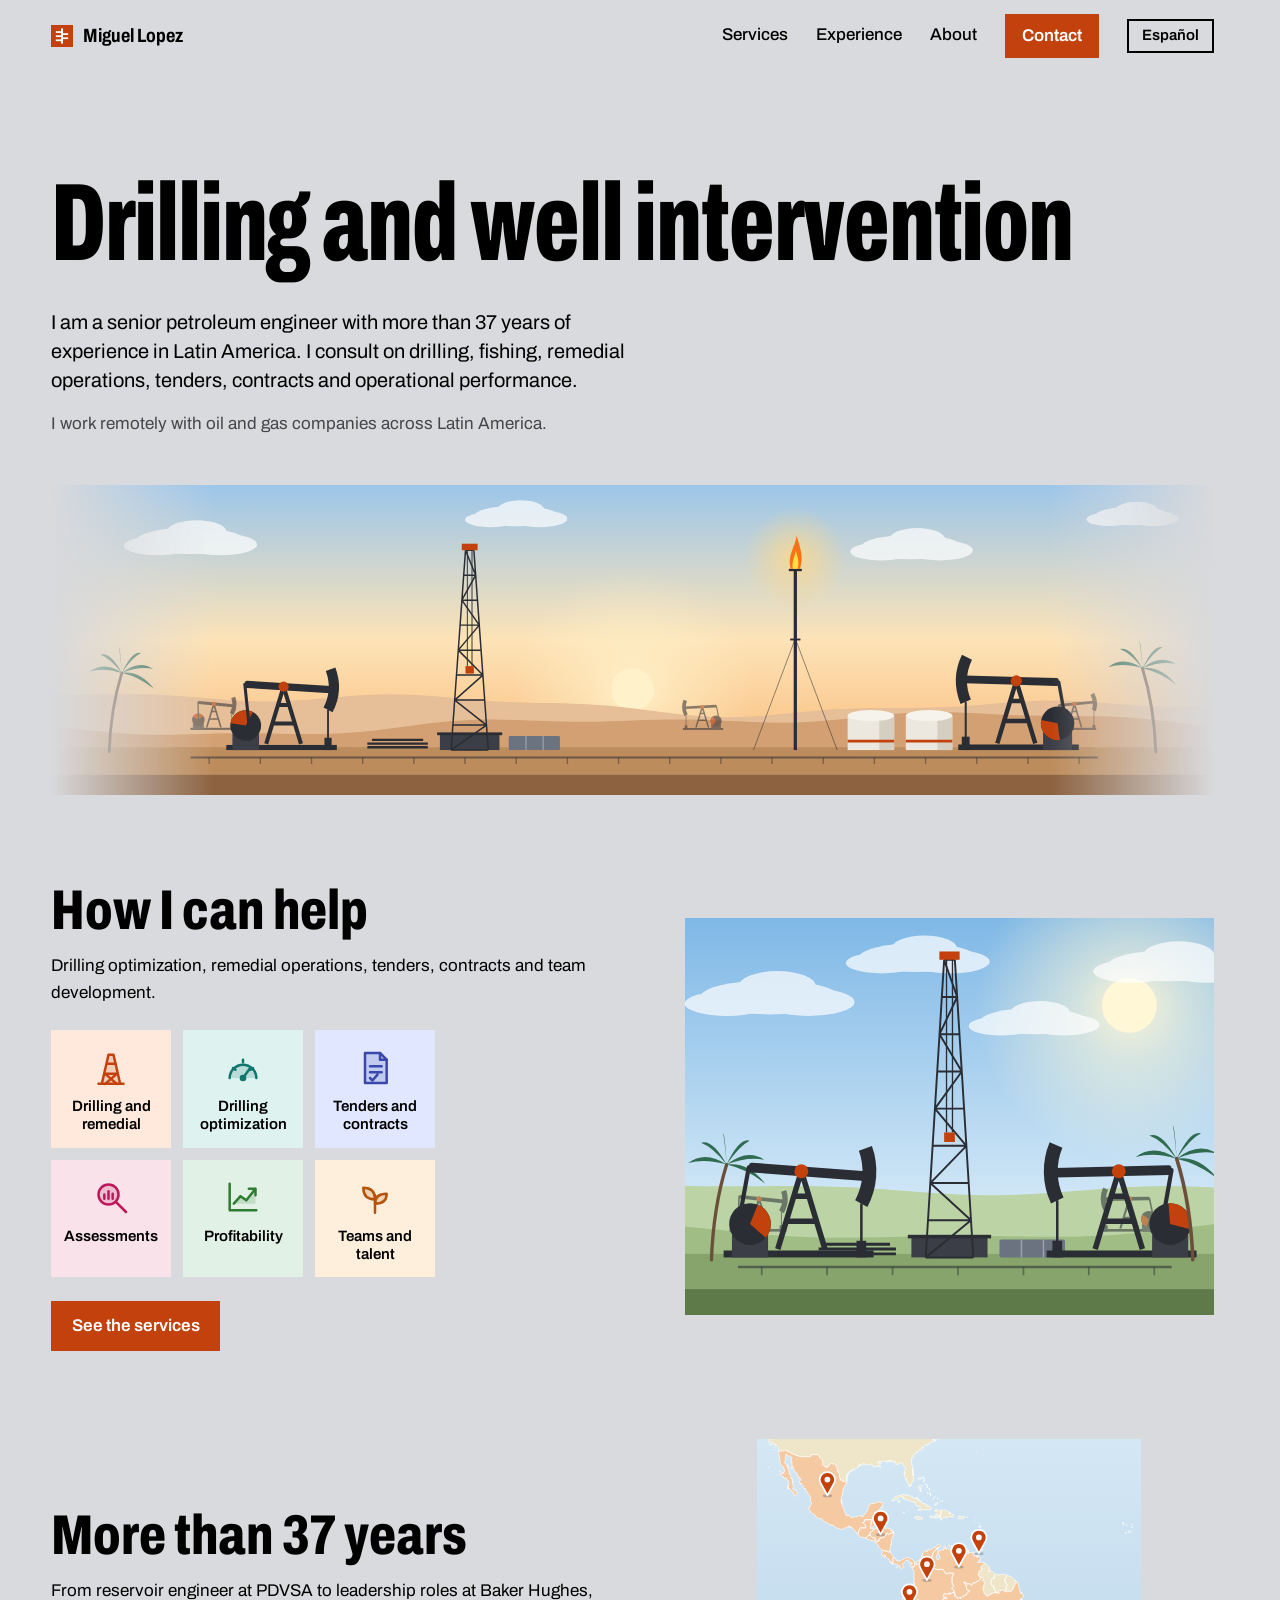
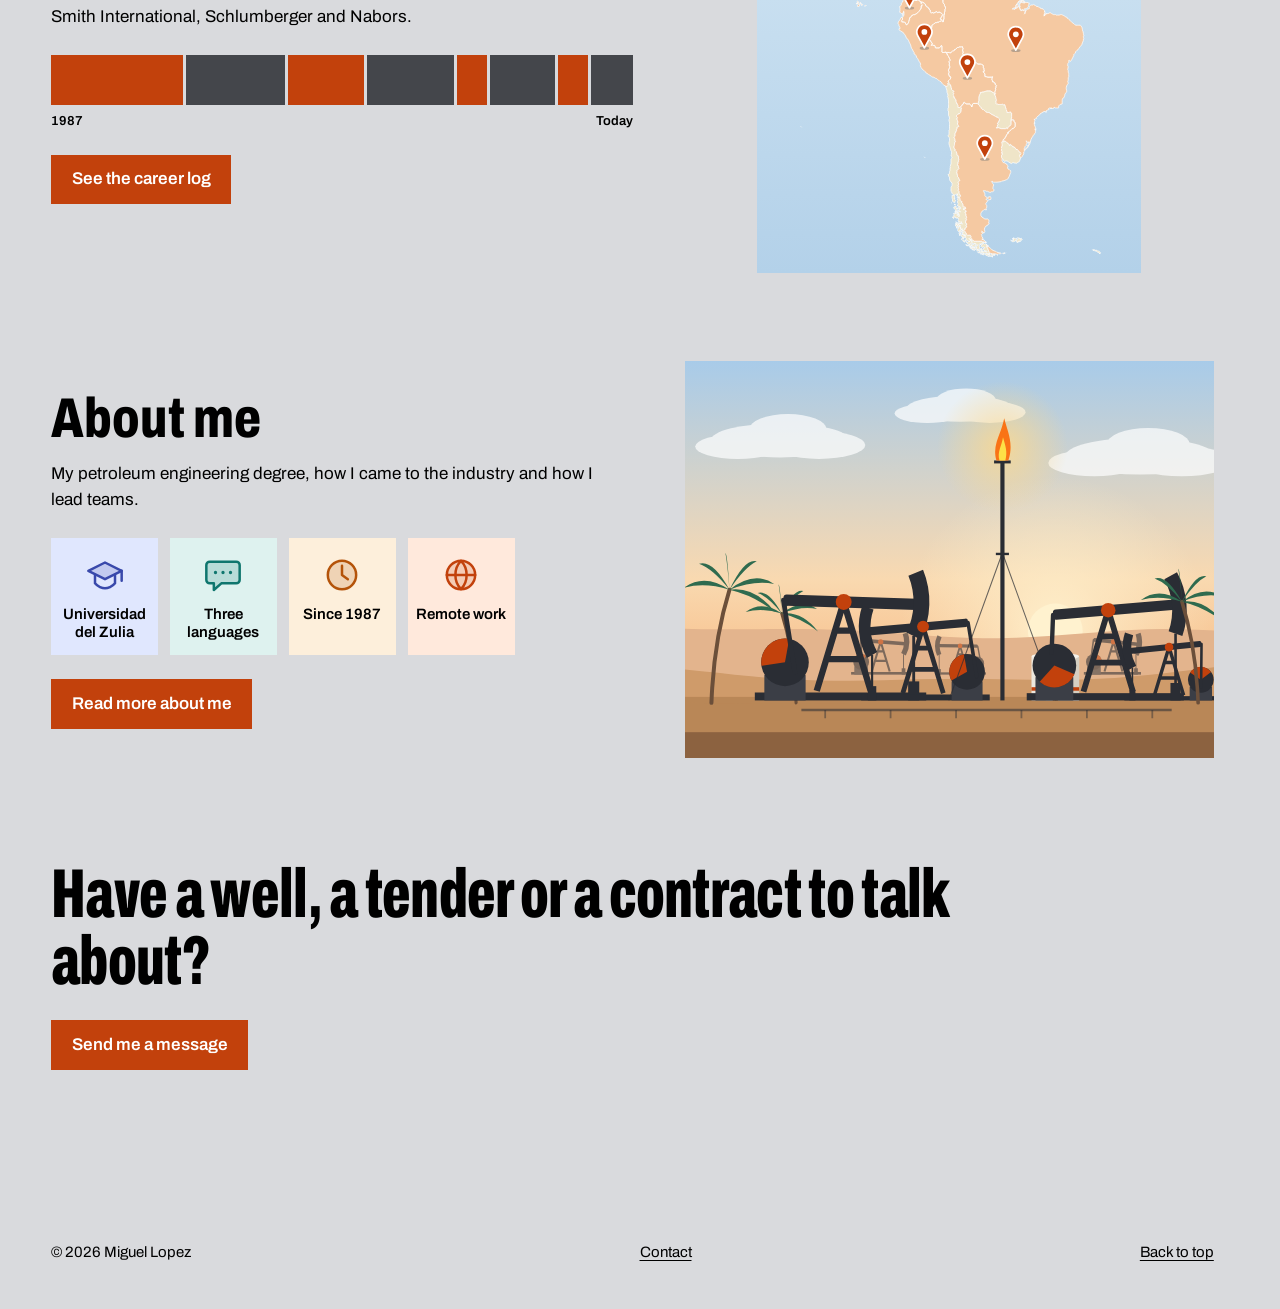
<file: index.html>
<!doctype html>
<html lang="en">
<head>
  <meta charset="utf-8">
  <meta name="viewport" content="width=device-width, initial-scale=1">
  <meta name="robots" content="noindex, nofollow, noarchive">
  <title data-i18n="home.title">Miguel Lopez | Drilling and well intervention consultant</title>
  <meta name="description" content="Miguel Lopez is a senior petroleum engineer with more than 37 years of experience in Latin America. Remote consulting on drilling, remedial operations, tenders and contracts." data-i18n-attr="content:home.desc">
  <meta name="theme-color" content="#d9dadd">
  <meta property="og:type" content="website">
  <meta property="og:title" content="Miguel Lopez | Drilling and well intervention consultant" data-i18n-attr="content:home.ogtitle">
  <meta property="og:description" content="Miguel Lopez is a senior petroleum engineer with more than 37 years of experience in Latin America. Remote consulting on drilling, remedial operations, tenders and contracts." data-i18n-attr="content:home.desc">
  <link rel="icon" href="favicon.svg" type="image/svg+xml">
  <link rel="preconnect" href="https://fonts.googleapis.com">
  <link rel="preconnect" href="https://fonts.gstatic.com" crossorigin>
  <link rel="stylesheet" href="https://fonts.googleapis.com/css2?family=Archivo:wdth,wght@62..125,100..900&display=swap">
  <link rel="stylesheet" href="css/styles.css?v=20261123f">
</head>
<body id="top" data-page="home">
  <a class="skip-link" href="#main" data-i18n="skip">Skip to content</a>

  <header class="site-header">
    <div class="wrap">
      <a class="brand" href="index.html">
        <img src="favicon.svg" alt="" width="22" height="22">
        <span translate="no">Miguel Lopez</span>
      </a>
      <nav class="site-nav" aria-label="Main" data-i18n-attr="aria-label:nav.label">
        <ul class="nav-list">
          <li><a href="services.html" data-i18n="nav.services">Services</a></li>
          <li><a href="experience.html" data-i18n="nav.experience">Experience</a></li>
          <li><a href="about.html" data-i18n="nav.about">About</a></li>
          <li><a class="nav-cta" href="contact.html" data-i18n="nav.contact">Contact</a></li>
          <li><button class="lang-btn" id="lang-toggle" type="button" lang="es">Español</button></li>
        </ul>
      </nav>
    </div>
  </header>

  <main id="main" class="page wrap">
    <section class="hero">
      <h1 class="hero-title" data-i18n="home.20">Drilling and well intervention</h1>
      <p class="lede" data-i18n="home.21">I am a senior petroleum engineer with more than 37 years of experience in Latin America. I consult on drilling, fishing, remedial operations, tenders, contracts and operational performance.</p>
      <p class="hero-note" data-i18n="home.22">I work remotely with oil and gas companies across Latin America.</p>
    </section>

    <div class="cover"><img src="assets/scenes/gold.svg" alt="" width="2500" height="667"></div>

    <div class="rows">
      <section class="row row--art" aria-labelledby="row-services">
        <div class="row-main">
          <h2 class="row-title" data-i18n="home.7" id="row-services">How I can help</h2>
          <p class="row-text" data-i18n="home.8">Drilling optimization, remedial operations, tenders, contracts and team development.</p>
          <ul class="tiles tiles--3">
          <li class="tile" style="--t: #ffe9dc"><img src="assets/icons/derrick.svg" alt="" width="40" height="40"><span data-i18n="home.1">Drilling and remedial</span></li>
          <li class="tile" style="--t: #def2ef"><img src="assets/icons/gauge.svg" alt="" width="40" height="40"><span data-i18n="home.2">Drilling optimization</span></li>
          <li class="tile" style="--t: #e0e7fe"><img src="assets/icons/contract.svg" alt="" width="40" height="40"><span data-i18n="home.3">Tenders and contracts</span></li>
          <li class="tile" style="--t: #f9e2ea"><img src="assets/icons/magnifier.svg" alt="" width="40" height="40"><span data-i18n="home.4">Assessments</span></li>
          <li class="tile" style="--t: #e2f1e5"><img src="assets/icons/trend.svg" alt="" width="40" height="40"><span data-i18n="home.5">Profitability</span></li>
          <li class="tile" style="--t: #fdefdb"><img src="assets/icons/sprout.svg" alt="" width="40" height="40"><span data-i18n="home.6">Teams and talent</span></li>
        </ul>
          <p class="row-foot"><a class="btn" href="services.html" data-i18n="home.9">See the services</a></p>
        </div>
        <div class="row-art"><img src="assets/scenes/midday-card.svg" alt="" width="800" height="600"></div>
      </section>

      <section class="row row--art" aria-labelledby="row-experience">
        <div class="row-main">
          <h2 class="row-title" data-i18n="home.10" id="row-experience">More than 37 years</h2>
          <p class="row-text" data-i18n-html="home.11">From reservoir engineer at <span translate="no">PDVSA</span> to leadership roles at <span translate="no">Baker Hughes</span>, <span translate="no">Smith International</span>, <span translate="no">Schlumberger</span> and <span translate="no">Nabors</span>.</p>
          <figure class="strip-wrap">
      <div class="strip" role="img" aria-label="Career timeline from 1987 to today: PDVSA, Baker Hughes, Smith International, Schlumberger, independent work, Nabors, Wellbore Integrity Solutions and Roku Tech." data-i18n-attr="aria-label:home.strip.label">
        <span class="c2" style="--w: 10"><b translate="no">PDVSA</b></span>
        <span class="c1" style="--w: 7"><b translate="no">Baker Hughes</b></span>
        <span class="c2" style="--w: 5"><b translate="no">Smith</b></span>
        <span class="c1" style="--w: 6"><b translate="no">Schlumberger</b></span>
        <span class="c2" style="--w: 1"></span>
        <span class="c1" style="--w: 4"><b translate="no">Nabors</b></span>
        <span class="c2" style="--w: 1"></span>
        <span class="c1" style="--w: 2"></span>
      </div>
      <p class="strip-axis" aria-hidden="true"><span>1987</span><span data-i18n="strip.now">Today</span></p>
    </figure>
          <p class="row-foot"><a class="btn" href="experience.html" data-i18n="home.12">See the career log</a></p>
        </div>
        <div class="row-art row-art--map"><img src="assets/about/americas-map.svg" alt="" width="760" height="860"></div>
      </section>

      <section class="row row--art" aria-labelledby="row-about">
        <div class="row-main">
          <h2 class="row-title" data-i18n="home.17" id="row-about">About me</h2>
          <p class="row-text" data-i18n="home.18">My petroleum engineering degree, how I came to the industry and how I lead teams.</p>
          <ul class="tiles">
          <li class="tile" style="--t: #e0e7fe"><img src="assets/icons/cap.svg" alt="" width="40" height="40"><span data-i18n-html="home.13"><span translate="no">Universidad del Zulia</span></span></li>
          <li class="tile" style="--t: #def2ef"><img src="assets/icons/speech.svg" alt="" width="40" height="40"><span data-i18n="home.14">Three languages</span></li>
          <li class="tile" style="--t: #fdefdb"><img src="assets/icons/clock.svg" alt="" width="40" height="40"><span data-i18n="home.15">Since 1987</span></li>
          <li class="tile" style="--t: #ffe9dc"><img src="assets/icons/globe.svg" alt="" width="40" height="40"><span data-i18n="home.16">Remote work</span></li>
        </ul>
          <p class="row-foot"><a class="btn" href="about.html" data-i18n="home.19">Read more about me</a></p>
        </div>
        <div class="row-art"><img src="assets/scenes/dusk-card.svg" alt="" width="800" height="600"></div>
      </section>
    </div>

    <section class="closing" aria-labelledby="closing-title">
      <h2 class="closing-title" data-i18n="closing.title" id="closing-title">Have a well, a tender or a contract to talk about?</h2>
      <p class="closing-action"><a class="btn" href="contact.html" data-i18n="closing.btn">Send me a message</a></p>
    </section>
  </main>

  <footer class="site-footer">
    <div class="wrap">
      <p>&copy; <span data-year>2026</span> <span translate="no">Miguel Lopez</span></p>
      <ul class="footer-links">
        <li><a href="contact.html" data-i18n="foot.contact">Contact</a></li>
      </ul>
      <a href="#top" data-i18n="foot.top">Back to top</a>
    </div>
  </footer>

  <script src="js/i18n.js?v=20261123f"></script>
  <script src="js/site.js?v=20261123f"></script>
</body>
</html>
</file>
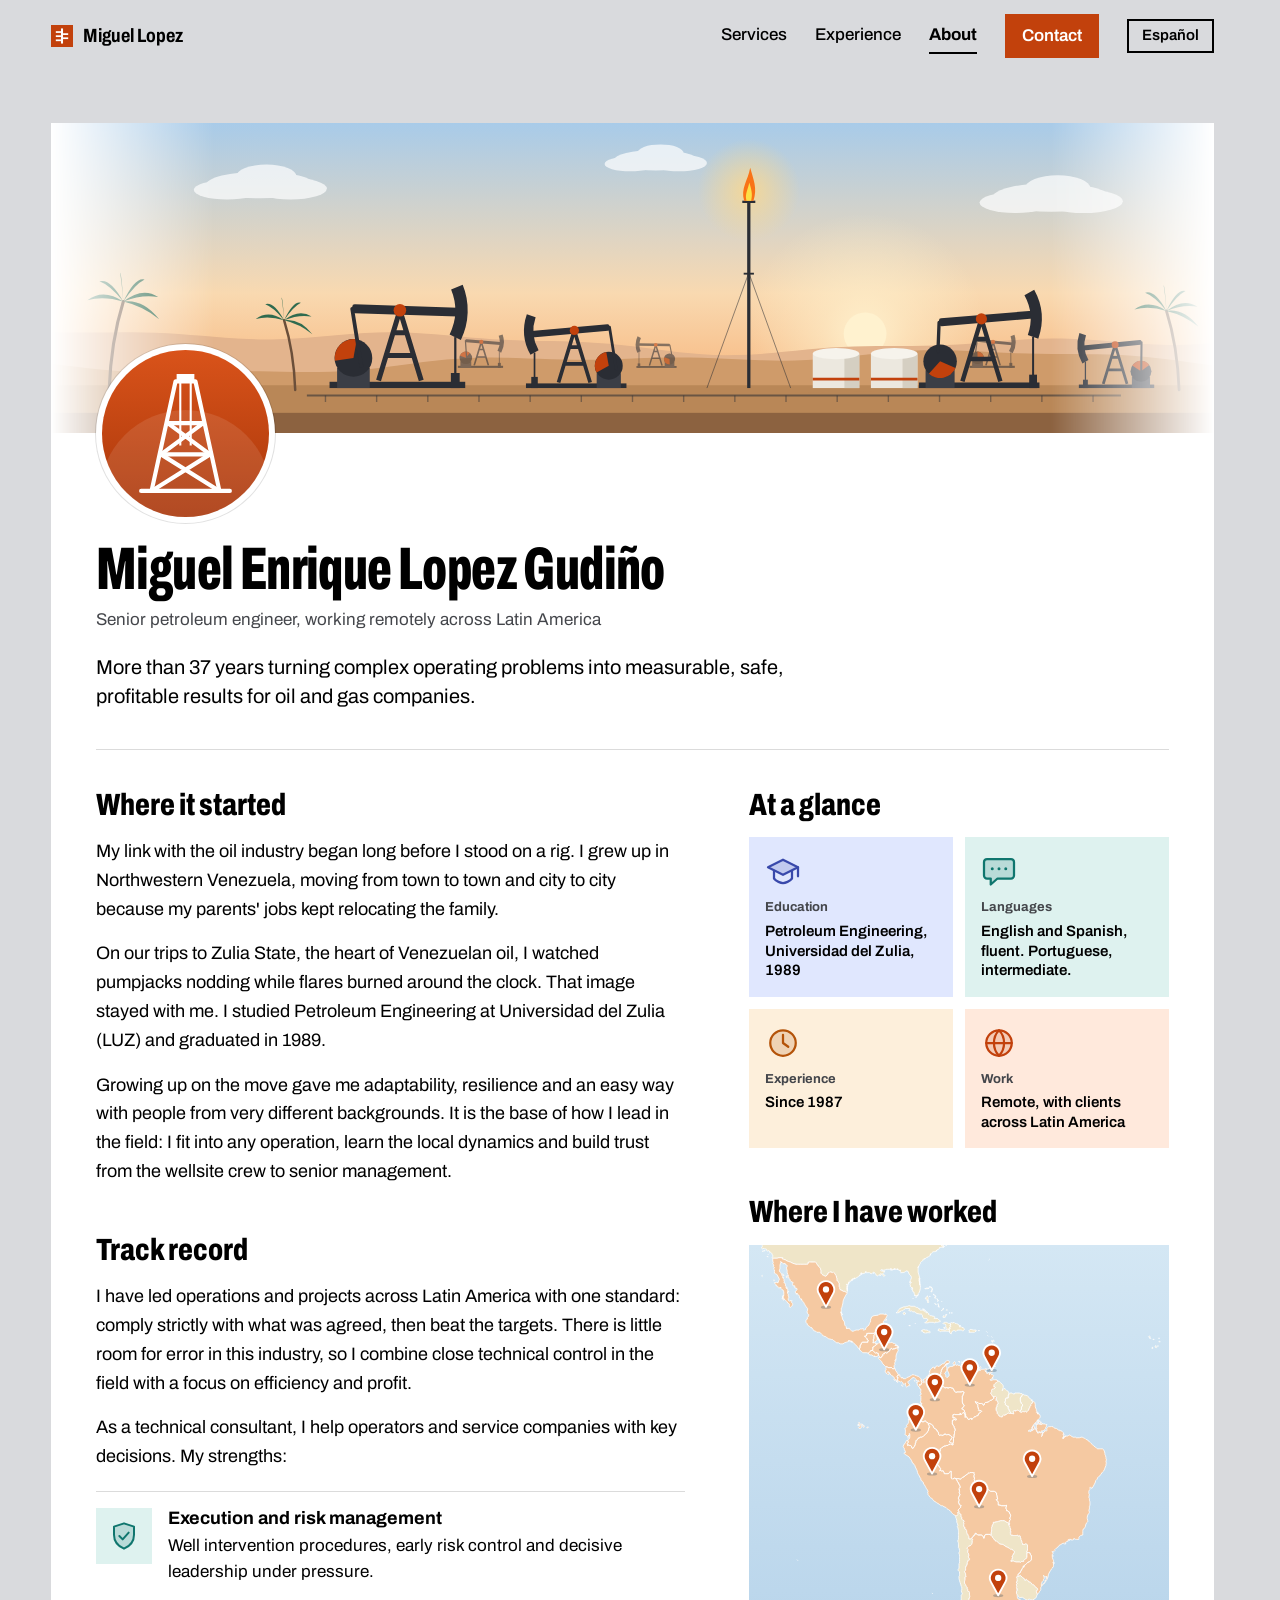
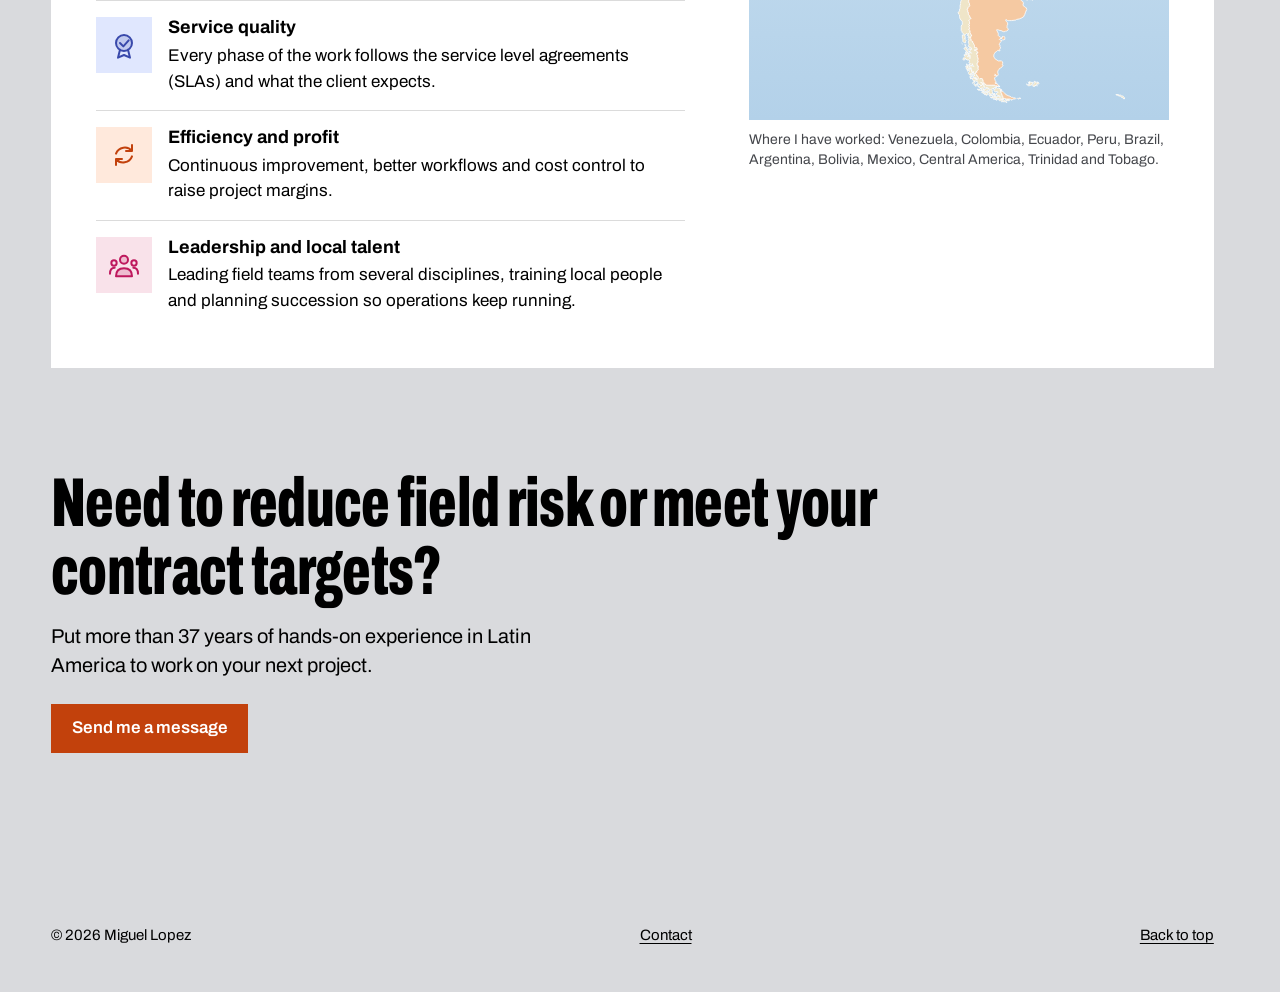
<file: about.html>
<!doctype html>
<html lang="en">
<head>
  <meta charset="utf-8">
  <meta name="viewport" content="width=device-width, initial-scale=1">
  <meta name="robots" content="noindex, nofollow, noarchive">
  <title data-i18n="about.title">About | Miguel Lopez</title>
  <meta name="description" content="About Miguel Lopez: how he came to the industry, his track record across Latin America, his languages and where he has worked." data-i18n-attr="content:about.desc">
  <meta name="theme-color" content="#d9dadd">
  <meta property="og:type" content="website">
  <meta property="og:title" content="About | Miguel Lopez" data-i18n-attr="content:about.ogtitle">
  <meta property="og:description" content="About Miguel Lopez: how he came to the industry, his track record across Latin America, his languages and where he has worked." data-i18n-attr="content:about.desc">
  <link rel="icon" href="favicon.svg" type="image/svg+xml">
  <link rel="preconnect" href="https://fonts.googleapis.com">
  <link rel="preconnect" href="https://fonts.gstatic.com" crossorigin>
  <link rel="stylesheet" href="https://fonts.googleapis.com/css2?family=Archivo:wdth,wght@62..125,100..900&display=swap">
  <link rel="stylesheet" href="css/styles.css?v=20261123f">
</head>
<body id="top" data-page="about">
  <a class="skip-link" href="#main" data-i18n="skip">Skip to content</a>

  <header class="site-header">
    <div class="wrap">
      <a class="brand" href="index.html">
        <img src="favicon.svg" alt="" width="22" height="22">
        <span translate="no">Miguel Lopez</span>
      </a>
      <nav class="site-nav" aria-label="Main" data-i18n-attr="aria-label:nav.label">
        <ul class="nav-list">
          <li><a href="services.html" data-i18n="nav.services">Services</a></li>
          <li><a href="experience.html" data-i18n="nav.experience">Experience</a></li>
          <li><a href="about.html" aria-current="page" data-i18n="nav.about">About</a></li>
          <li><a class="nav-cta" href="contact.html" data-i18n="nav.contact">Contact</a></li>
          <li><button class="lang-btn" id="lang-toggle" type="button" lang="es">Español</button></li>
        </ul>
      </nav>
    </div>
  </header>

  <main id="main" class="page wrap">
    <article class="profile" aria-labelledby="profile-name">
      <div class="cover profile-cover"><img src="assets/scenes/dusk.svg" alt="" width="2500" height="667"></div>

      <div class="profile-head">
        <img class="profile-photo" src="assets/about/profile-badge.svg" alt="Illustration of a drilling derrick, in place of a portrait" data-i18n-attr="alt:about.17" width="640" height="640">
        <h1 class="profile-name" id="profile-name" translate="no">Miguel Enrique Lopez Gudiño</h1>
        <p class="profile-place" data-i18n="about.18">Senior petroleum engineer, working remotely across Latin America</p>
        <p class="profile-lede" data-i18n="about.19">More than 37 years turning complex operating problems into measurable, safe, profitable results for oil and gas companies.</p>
      </div>

      <div class="profile-body">
        <section class="profile-section profile-story" aria-labelledby="start-title">
          <h2 data-i18n="about.20" id="start-title">Where it started</h2>
          <p data-i18n="about.21">My link with the oil industry began long before I stood on a rig. I grew up in Northwestern Venezuela, moving from town to town and city to city because my parents' jobs kept relocating the family.</p>
          <p data-i18n-html="about.22">On our trips to Zulia State, the heart of Venezuelan oil, I watched pumpjacks nodding while flares burned around the clock. That image stayed with me. I studied Petroleum Engineering at <span translate="no">Universidad del Zulia</span> (LUZ) and graduated in 1989.</p>
          <p data-i18n="about.23">Growing up on the move gave me adaptability, resilience and an easy way with people from very different backgrounds. It is the base of how I lead in the field: I fit into any operation, learn the local dynamics and build trust from the wellsite crew to senior management.</p>

          <h2 class="profile-h2--next" data-i18n="about.24">Track record</h2>
          <p data-i18n="about.25">I have led operations and projects across Latin America with one standard: comply strictly with what was agreed, then beat the targets. There is little room for error in this industry, so I combine close technical control in the field with a focus on efficiency and profit.</p>
          <p data-i18n="about.26">As a technical consultant, I help operators and service companies with key decisions. My strengths:</p>
          <ul class="strengths">
          <li class="strength">
            <span class="icon-box" style="--t: #def2ef"><img src="assets/icons/shield.svg" alt="" width="32" height="32"></span>
            <div>
              <h3 class="strength-title" data-i18n="about.1">Execution and risk management</h3>
              <p data-i18n="about.2">Well intervention procedures, early risk control and decisive leadership under pressure.</p>
            </div>
          </li>
          <li class="strength">
            <span class="icon-box" style="--t: #e0e7fe"><img src="assets/icons/badge.svg" alt="" width="32" height="32"></span>
            <div>
              <h3 class="strength-title" data-i18n="about.3">Service quality</h3>
              <p data-i18n="about.4">Every phase of the work follows the service level agreements (SLAs) and what the client expects.</p>
            </div>
          </li>
          <li class="strength">
            <span class="icon-box" style="--t: #ffe9dc"><img src="assets/icons/cycle.svg" alt="" width="32" height="32"></span>
            <div>
              <h3 class="strength-title" data-i18n="about.5">Efficiency and profit</h3>
              <p data-i18n="about.6">Continuous improvement, better workflows and cost control to raise project margins.</p>
            </div>
          </li>
          <li class="strength">
            <span class="icon-box" style="--t: #f9e2ea"><img src="assets/icons/people.svg" alt="" width="32" height="32"></span>
            <div>
              <h3 class="strength-title" data-i18n="about.7">Leadership and local talent</h3>
              <p data-i18n="about.8">Leading field teams from several disciplines, training local people and planning succession so operations keep running.</p>
            </div>
          </li>
          </ul>
        </section>

        <div class="profile-side">
          <section class="profile-section" aria-labelledby="glance-title">
            <h2 data-i18n="about.27" id="glance-title">At a glance</h2>
            <dl class="glance">
          <div class="fact" style="--t: #e0e7fe">
            <dt><img src="assets/icons/cap.svg" alt="" width="36" height="36"><span data-i18n="about.9">Education</span></dt>
            <dd><span data-i18n-html="about.10">Petroleum Engineering, <span translate="no">Universidad del Zulia</span>, 1989</span></dd>
          </div>
          <div class="fact" style="--t: #def2ef">
            <dt><img src="assets/icons/speech.svg" alt="" width="36" height="36"><span data-i18n="about.11">Languages</span></dt>
            <dd><span data-i18n="about.12">English and Spanish, fluent. Portuguese, intermediate.</span></dd>
          </div>
          <div class="fact" style="--t: #fdefdb">
            <dt><img src="assets/icons/clock.svg" alt="" width="36" height="36"><span data-i18n="about.13">Experience</span></dt>
            <dd><span data-i18n="about.14">Since 1987</span></dd>
          </div>
          <div class="fact" style="--t: #ffe9dc">
            <dt><img src="assets/icons/globe.svg" alt="" width="36" height="36"><span data-i18n="about.15">Work</span></dt>
            <dd><span data-i18n="about.16">Remote, with clients across Latin America</span></dd>
          </div>
            </dl>
          </section>

          <section class="profile-section" aria-labelledby="map-title">
            <h2 data-i18n="about.28" id="map-title">Where I have worked</h2>
            <figure class="map"><img src="assets/about/americas-map.svg" alt="Map of the Americas with a pin on each country where Miguel has worked" data-i18n-attr="alt:about.30" width="760" height="860"><figcaption data-i18n="about.29">Where I have worked: Venezuela, Colombia, Ecuador, Peru, Brazil, Argentina, Bolivia, Mexico, Central America, Trinidad and Tobago.</figcaption></figure>
          </section>
        </div>
      </div>
    </article>

    <section class="closing" aria-labelledby="closing-title">
      <h2 class="closing-title" data-i18n="about.closing.title" id="closing-title">Need to reduce field risk or meet your contract targets?</h2>
      <p class="closing-sub" data-i18n="about.closing.sub">Put more than 37 years of hands-on experience in Latin America to work on your next project.</p>
      <p class="closing-action"><a class="btn" href="contact.html" data-i18n="closing.btn">Send me a message</a></p>
    </section>
  </main>

  <footer class="site-footer">
    <div class="wrap">
      <p>&copy; <span data-year>2026</span> <span translate="no">Miguel Lopez</span></p>
      <ul class="footer-links">
        <li><a href="contact.html" data-i18n="foot.contact">Contact</a></li>
      </ul>
      <a href="#top" data-i18n="foot.top">Back to top</a>
    </div>
  </footer>

  <script src="js/i18n.js?v=20261123f"></script>
  <script src="js/site.js?v=20261123f"></script>
</body>
</html>
</file>
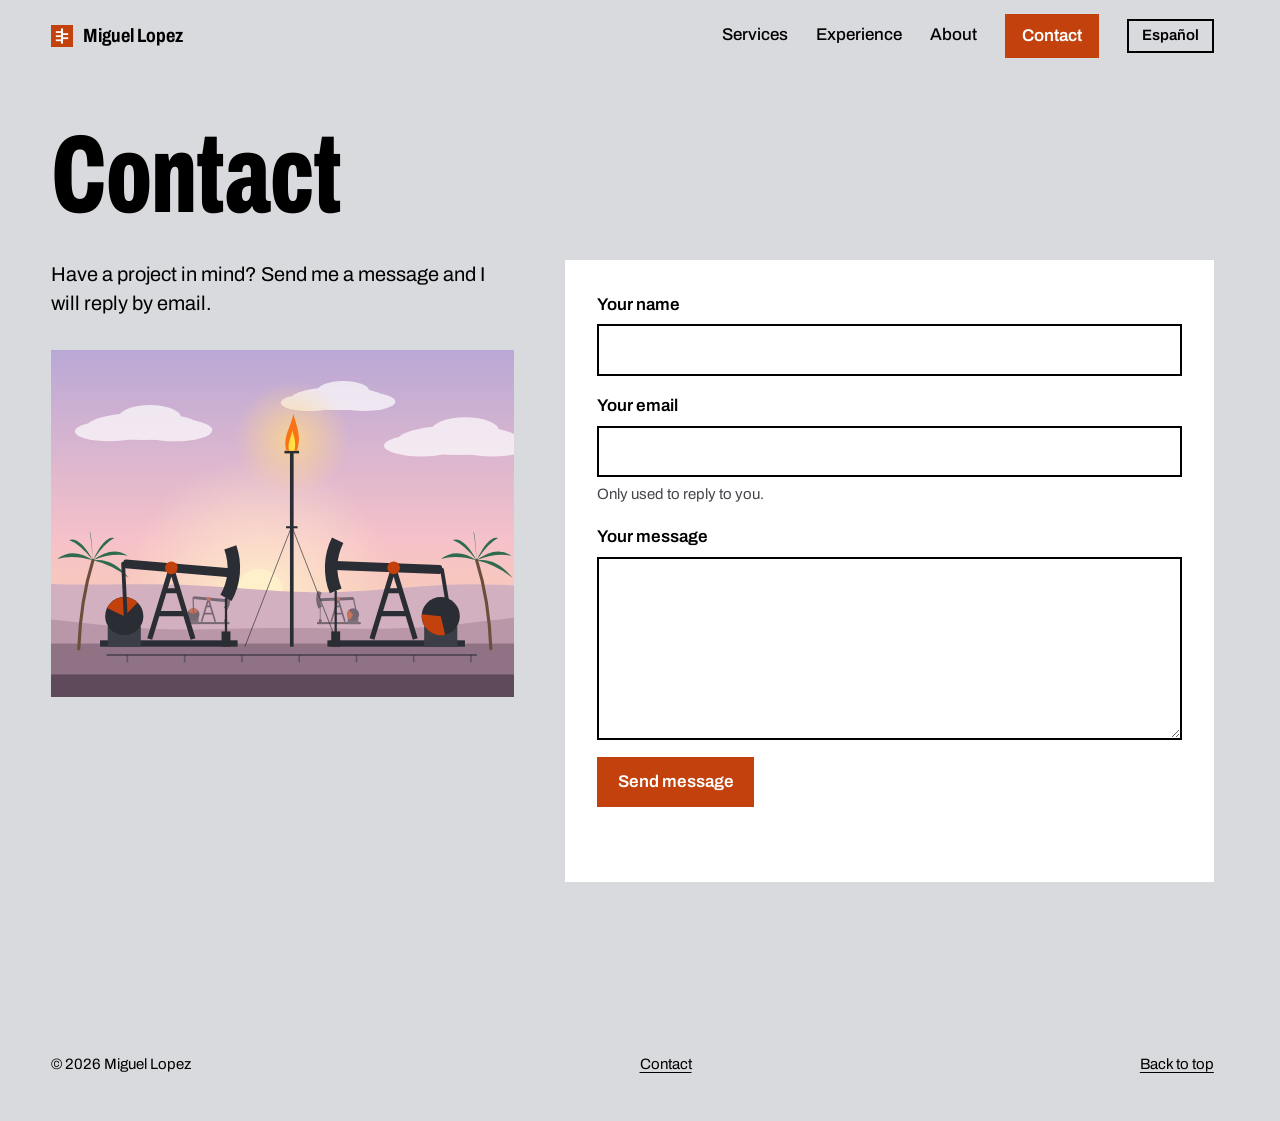
<file: contact.html>
<!doctype html>
<html lang="en">
<head>
  <meta charset="utf-8">
  <meta name="viewport" content="width=device-width, initial-scale=1">
  <meta name="robots" content="noindex, nofollow, noarchive">
  <title data-i18n="contact.title">Contact | Miguel Lopez</title>
  <meta name="description" content="Send Miguel Lopez a message about a drilling, remedial, tender or contract project." data-i18n-attr="content:contact.desc">
  <meta name="theme-color" content="#d9dadd">
  <meta property="og:type" content="website">
  <meta property="og:title" content="Contact | Miguel Lopez" data-i18n-attr="content:contact.ogtitle">
  <meta property="og:description" content="Send Miguel Lopez a message about a drilling, remedial, tender or contract project." data-i18n-attr="content:contact.desc">
  <link rel="icon" href="favicon.svg" type="image/svg+xml">
  <link rel="preconnect" href="https://fonts.googleapis.com">
  <link rel="preconnect" href="https://fonts.gstatic.com" crossorigin>
  <link rel="stylesheet" href="https://fonts.googleapis.com/css2?family=Archivo:wdth,wght@62..125,100..900&display=swap">
  <link rel="stylesheet" href="css/styles.css?v=20261123f">
</head>
<body id="top" data-page="contact">
  <a class="skip-link" href="#main" data-i18n="skip">Skip to content</a>

  <header class="site-header">
    <div class="wrap">
      <a class="brand" href="index.html">
        <img src="favicon.svg" alt="" width="22" height="22">
        <span translate="no">Miguel Lopez</span>
      </a>
      <nav class="site-nav" aria-label="Main" data-i18n-attr="aria-label:nav.label">
        <ul class="nav-list">
          <li><a href="services.html" data-i18n="nav.services">Services</a></li>
          <li><a href="experience.html" data-i18n="nav.experience">Experience</a></li>
          <li><a href="about.html" data-i18n="nav.about">About</a></li>
          <li><a class="nav-cta" href="contact.html" aria-current="page" data-i18n="nav.contact">Contact</a></li>
          <li><button class="lang-btn" id="lang-toggle" type="button" lang="es">Español</button></li>
        </ul>
      </nav>
    </div>
  </header>

  <main id="main" class="page wrap">
    <h1 class="hero-title"><span data-i18n="contact.h1">Contact</span></h1>

    <div class="contact-grid">
      <div class="contact-intro">
        <p class="lede" data-i18n="contact.1">Have a project in mind? Send me a message and I will reply by email.</p>
        <div class="contact-art"><img src="assets/scenes/dawn-card.svg" alt="" width="800" height="600"></div>
      </div>

      <!--
        This form sends messages through Web3Forms, which forwards them to the inbox that the access
        key was created for. No email address is written on this page. The access key is public by
        design: it only lets people send messages to that inbox. To get a key, open web3forms.com,
        enter the inbox address, and paste the key into the access_key field below.
      -->
      <form class="form" id="contact-form" action="https://api.web3forms.com/submit" method="POST">
        <input type="hidden" name="access_key" value="YOUR_ACCESS_KEY_HERE">
        <input type="hidden" name="subject" value="New message from your website">
        <input type="hidden" name="from_name" value="Website">
        <input type="checkbox" name="botcheck" style="display: none;" tabindex="-1" autocomplete="off">

        <div class="field">
          <label for="name" data-i18n="contact.name">Your name</label>
          <input id="name" name="name" type="text" autocomplete="name" required>
        </div>

        <div class="field">
          <label for="email" data-i18n="contact.email">Your email</label>
          <input id="email" name="email" type="email" autocomplete="email" required aria-describedby="email-note">
          <p class="field-note" id="email-note" data-i18n="contact.note">Only used to reply to you.</p>
        </div>

        <div class="field">
          <label for="message" data-i18n="contact.message">Your message</label>
          <textarea id="message" name="message" rows="6" required></textarea>
        </div>

        <button class="btn" type="submit" data-i18n="contact.send">Send message</button>
        <p class="form-status" id="form-status" role="status" aria-live="polite"></p>
      </form>
    </div>
  </main>

  <footer class="site-footer">
    <div class="wrap">
      <p>&copy; <span data-year>2026</span> <span translate="no">Miguel Lopez</span></p>
      <ul class="footer-links">
        <li><a href="contact.html" data-i18n="foot.contact">Contact</a></li>
      </ul>
      <a href="#top" data-i18n="foot.top">Back to top</a>
    </div>
  </footer>

  <script src="js/i18n.js?v=20261123f"></script>
  <script src="js/site.js?v=20261123f"></script>
</body>
</html>
</file>
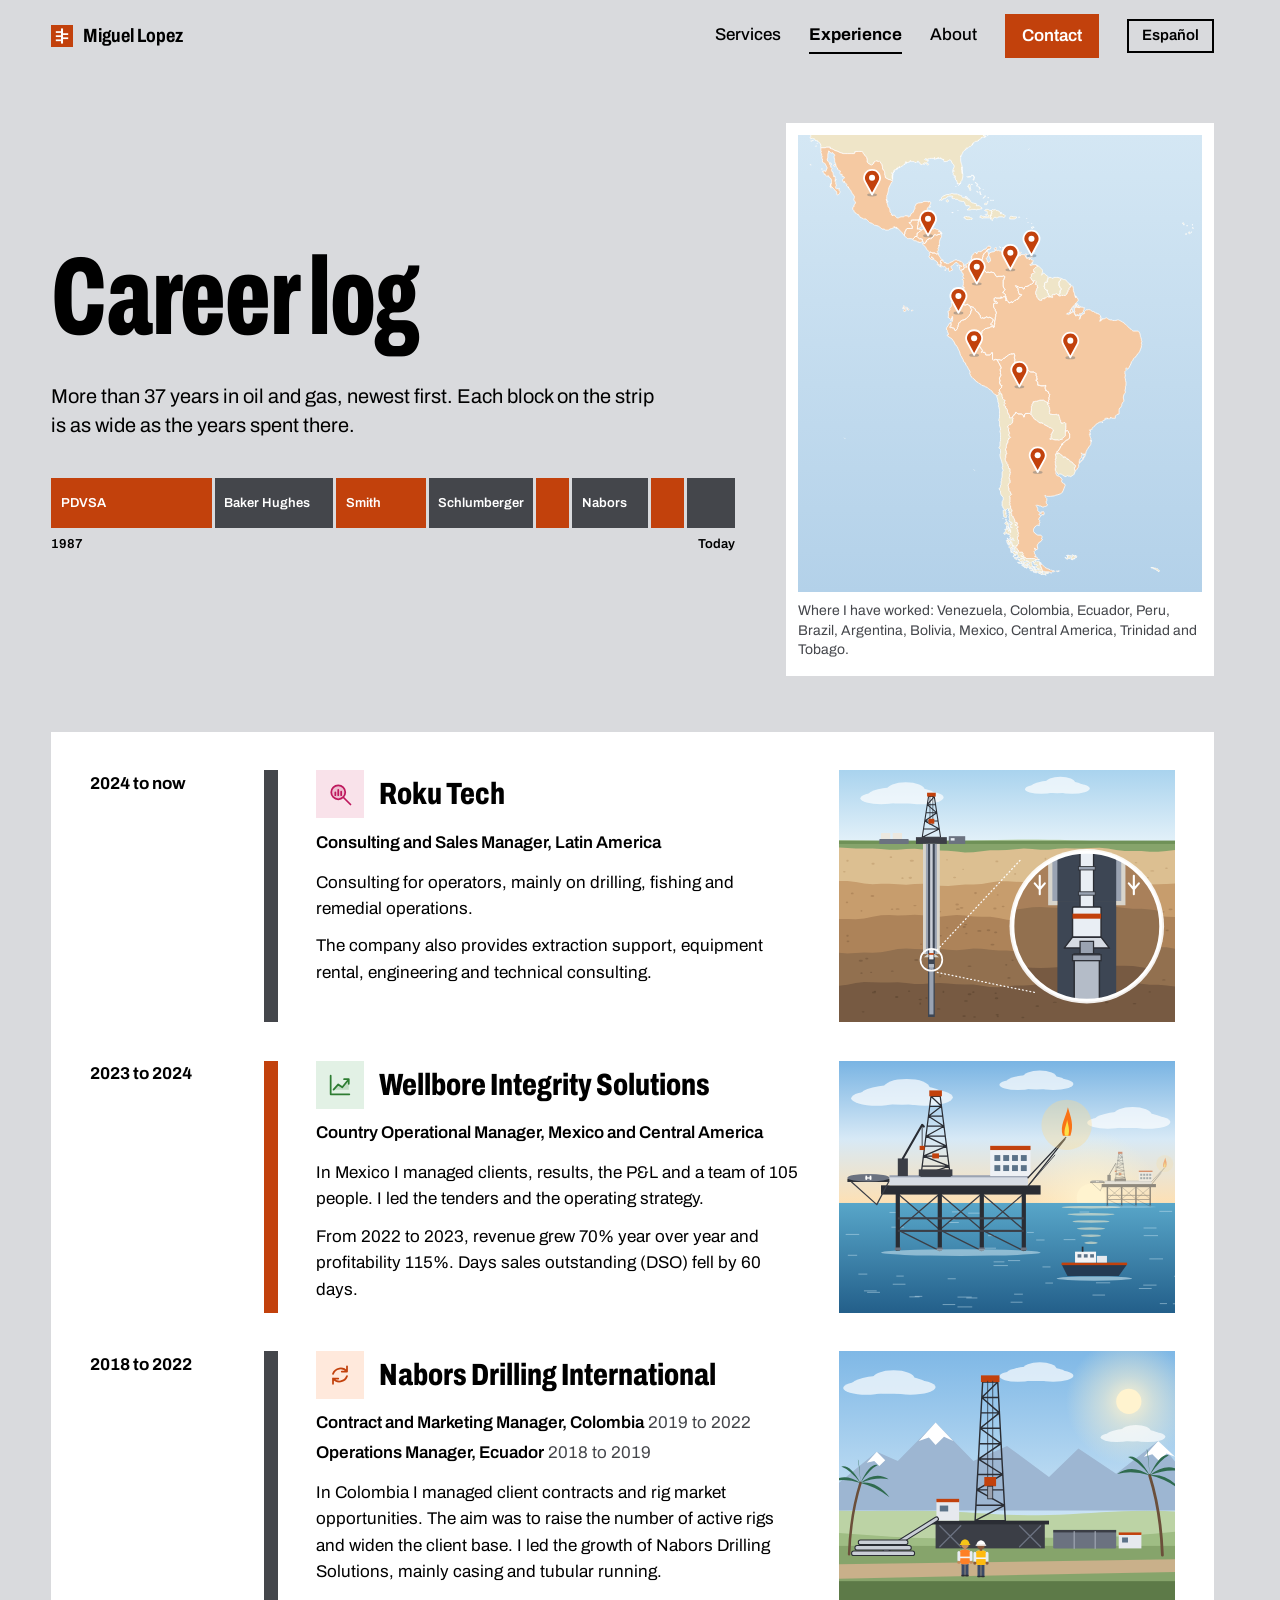
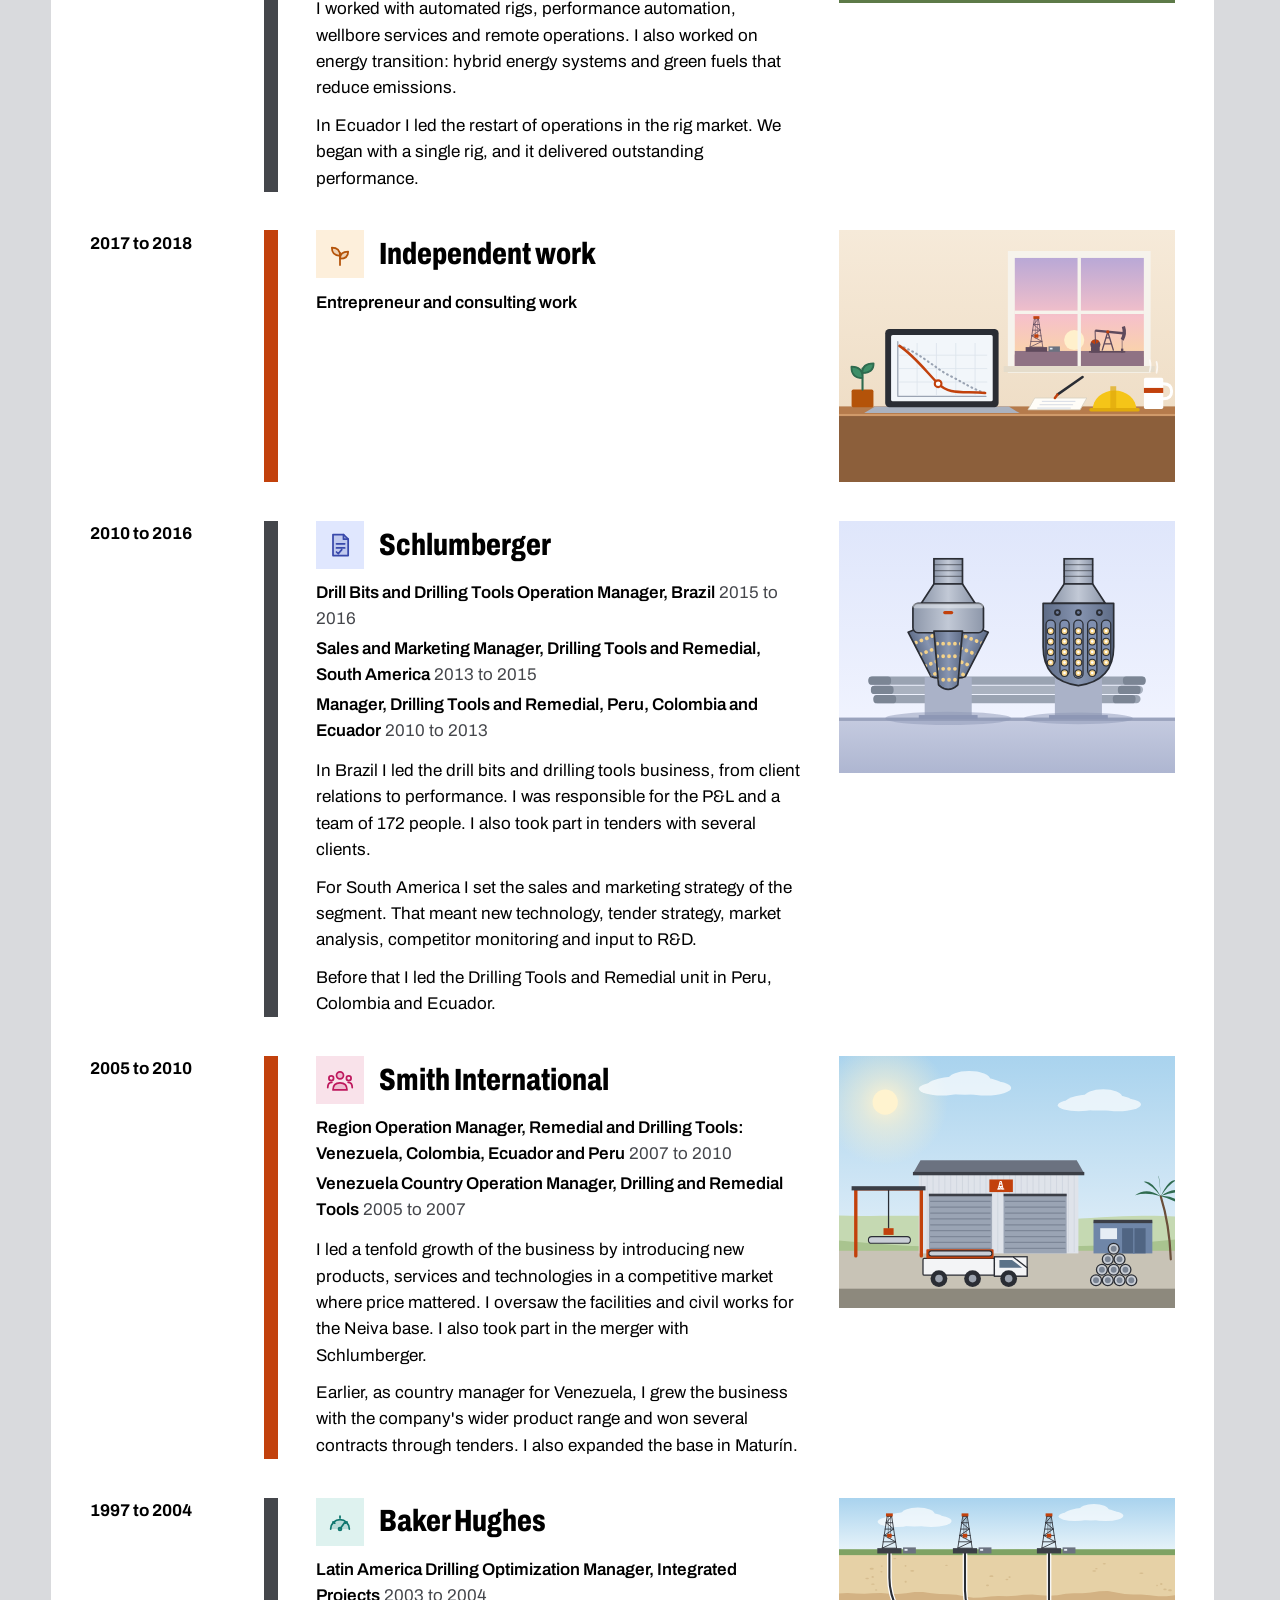
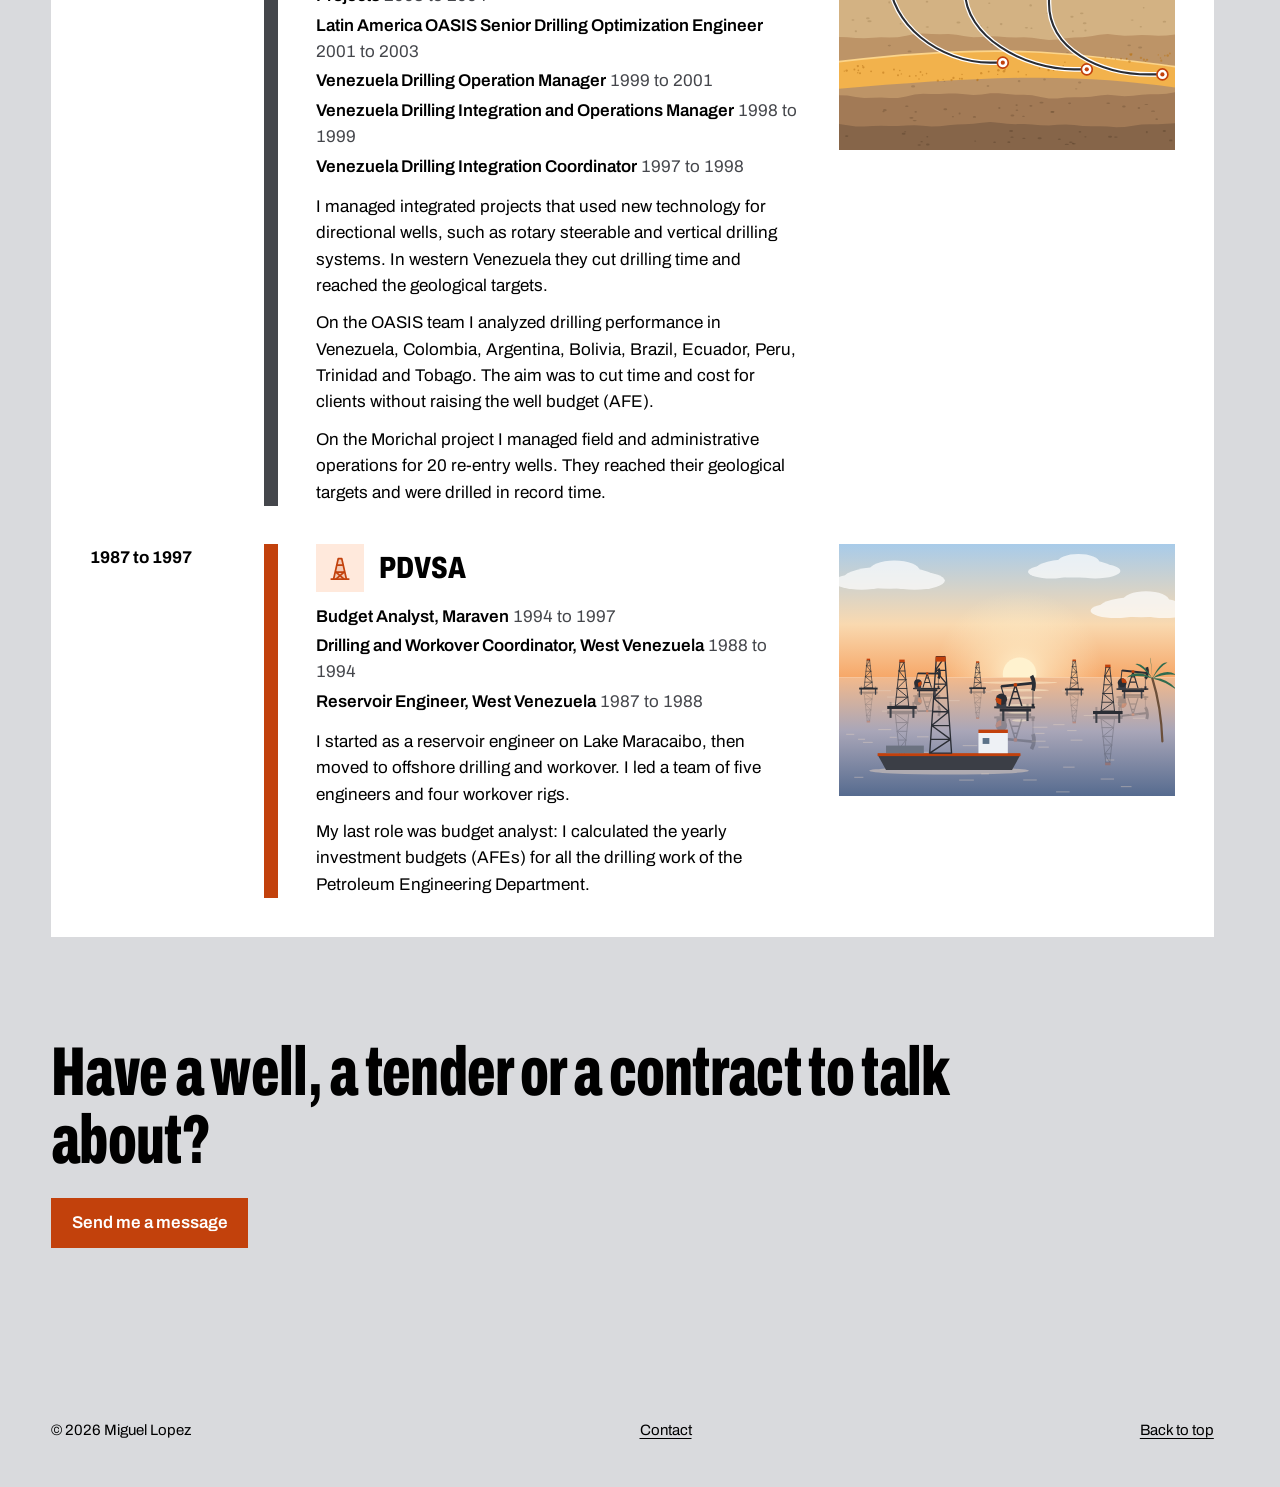
<file: experience.html>
<!doctype html>
<html lang="en">
<head>
  <meta charset="utf-8">
  <meta name="viewport" content="width=device-width, initial-scale=1">
  <meta name="robots" content="noindex, nofollow, noarchive">
  <title data-i18n="experience.title">Experience | Miguel Lopez</title>
  <meta name="description" content="Career log of Miguel Lopez: PDVSA, Baker Hughes, Smith International, Schlumberger, Nabors, Wellbore Integrity Solutions and Roku Tech." data-i18n-attr="content:experience.desc">
  <meta name="theme-color" content="#d9dadd">
  <meta property="og:type" content="website">
  <meta property="og:title" content="Experience | Miguel Lopez" data-i18n-attr="content:experience.ogtitle">
  <meta property="og:description" content="Career log of Miguel Lopez: PDVSA, Baker Hughes, Smith International, Schlumberger, Nabors, Wellbore Integrity Solutions and Roku Tech." data-i18n-attr="content:experience.desc">
  <link rel="icon" href="favicon.svg" type="image/svg+xml">
  <link rel="preconnect" href="https://fonts.googleapis.com">
  <link rel="preconnect" href="https://fonts.gstatic.com" crossorigin>
  <link rel="stylesheet" href="https://fonts.googleapis.com/css2?family=Archivo:wdth,wght@62..125,100..900&display=swap">
  <link rel="stylesheet" href="css/styles.css?v=20261123f">
</head>
<body id="top" data-page="experience">
  <a class="skip-link" href="#main" data-i18n="skip">Skip to content</a>

  <header class="site-header">
    <div class="wrap">
      <a class="brand" href="index.html">
        <img src="favicon.svg" alt="" width="22" height="22">
        <span translate="no">Miguel Lopez</span>
      </a>
      <nav class="site-nav" aria-label="Main" data-i18n-attr="aria-label:nav.label">
        <ul class="nav-list">
          <li><a href="services.html" data-i18n="nav.services">Services</a></li>
          <li><a href="experience.html" aria-current="page" data-i18n="nav.experience">Experience</a></li>
          <li><a href="about.html" data-i18n="nav.about">About</a></li>
          <li><a class="nav-cta" href="contact.html" data-i18n="nav.contact">Contact</a></li>
          <li><button class="lang-btn" id="lang-toggle" type="button" lang="es">Español</button></li>
        </ul>
      </nav>
    </div>
  </header>

  <main id="main" class="page wrap">
    <div class="exp-top">
      <div class="exp-text">
        <h1 class="hero-title"><span data-i18n="experience.h1">Career log</span></h1>
        <p class="lede" data-i18n="experience.60">More than 37 years in oil and gas, newest first. Each block on the strip is as wide as the years spent there.</p>
        <figure class="strip-wrap">
      <div class="strip" role="img" aria-label="Career timeline from 1987 to today: PDVSA, Baker Hughes, Smith International, Schlumberger, independent work, Nabors, Wellbore Integrity Solutions and Roku Tech." data-i18n-attr="aria-label:experience.strip.label">
        <span class="c2" style="--w: 10"><b translate="no">PDVSA</b></span>
        <span class="c1" style="--w: 7"><b translate="no">Baker Hughes</b></span>
        <span class="c2" style="--w: 5"><b translate="no">Smith</b></span>
        <span class="c1" style="--w: 6"><b translate="no">Schlumberger</b></span>
        <span class="c2" style="--w: 1"></span>
        <span class="c1" style="--w: 4"><b translate="no">Nabors</b></span>
        <span class="c2" style="--w: 1"></span>
        <span class="c1" style="--w: 2"></span>
      </div>
      <p class="strip-axis" aria-hidden="true"><span>1987</span><span data-i18n="strip.now">Today</span></p>
    </figure>
      </div>
      <figure class="map"><img src="assets/about/americas-map.svg" alt="Map of the Americas with a pin on each country where Miguel has worked" data-i18n-attr="alt:experience.62" width="760" height="860"><figcaption data-i18n="experience.61">Where I have worked: Venezuela, Colombia, Ecuador, Peru, Brazil, Argentina, Bolivia, Mexico, Central America, Trinidad and Tobago.</figcaption></figure>
    </div>

    <ol class="log">
      <li class="log-item c1" id="roku">
        <p class="log-years"><span data-i18n="experience.4">2024 to now</span></p>
        <div class="log-rail" aria-hidden="true"></div>
        <div class="log-body">
          <div class="log-head">
            <span class="icon-box" style="--t: #f9e2ea"><img src="assets/icons/magnifier.svg" alt="" width="32" height="32"></span>
            <h2 class="log-company"><span translate="no">Roku Tech</span></h2>
          </div>
          <div class="log-art"><img src="assets/cards/job-roku.svg" alt="" width="800" height="600"></div>
          <div class="log-main">

          <ul class="log-roles">
          <li><span class="log-role" data-i18n="experience.1">Consulting and Sales Manager, Latin America</span></li>
          </ul>
        <p data-i18n="experience.2">Consulting for operators, mainly on drilling, fishing and remedial operations.</p>
        <p data-i18n="experience.3">The company also provides extraction support, equipment rental, engineering and technical consulting.</p>
          </div>
        </div>
      </li>
      <li class="log-item c2" id="wis">
        <p class="log-years"><span data-i18n="experience.8">2023 to 2024</span></p>
        <div class="log-rail" aria-hidden="true"></div>
        <div class="log-body">
          <div class="log-head">
            <span class="icon-box" style="--t: #e2f1e5"><img src="assets/icons/trend.svg" alt="" width="32" height="32"></span>
            <h2 class="log-company"><span translate="no">Wellbore Integrity Solutions</span></h2>
          </div>
          <div class="log-art"><img src="assets/cards/job-wis.svg" alt="" width="800" height="600"></div>
          <div class="log-main">

          <ul class="log-roles">
          <li><span class="log-role" data-i18n="experience.5">Country Operational Manager, Mexico and Central America</span></li>
          </ul>
        <p data-i18n="experience.6">In Mexico I managed clients, results, the P&amp;L and a team of 105 people. I led the tenders and the operating strategy.</p>
        <p data-i18n="experience.7">From 2022 to 2023, revenue grew 70% year over year and profitability 115%. Days sales outstanding (DSO) fell by 60 days.</p>
          </div>
        </div>
      </li>
      <li class="log-item c1" id="nabors">
        <p class="log-years"><span data-i18n="experience.16">2018 to 2022</span></p>
        <div class="log-rail" aria-hidden="true"></div>
        <div class="log-body">
          <div class="log-head">
            <span class="icon-box" style="--t: #ffe9dc"><img src="assets/icons/cycle.svg" alt="" width="32" height="32"></span>
            <h2 class="log-company"><span translate="no">Nabors Drilling International</span></h2>
          </div>
          <div class="log-art"><img src="assets/cards/job-nabors.svg" alt="" width="800" height="600"></div>
          <div class="log-main">

          <ul class="log-roles">
          <li><span class="log-role" data-i18n="experience.10">Contract and Marketing Manager, Colombia</span> <span class="log-role-years"><span data-i18n="experience.9">2019 to 2022</span></span></li>
          <li><span class="log-role" data-i18n="experience.12">Operations Manager, Ecuador</span> <span class="log-role-years"><span data-i18n="experience.11">2018 to 2019</span></span></li>
          </ul>
        <p data-i18n-html="experience.13">In Colombia I managed client contracts and rig market opportunities. The aim was to raise the number of active rigs and widen the client base. I led the growth of <span translate="no">Nabors Drilling Solutions</span>, mainly casing and tubular running.</p>
        <p data-i18n="experience.14">I worked with automated rigs, performance automation, wellbore services and remote operations. I also worked on energy transition: hybrid energy systems and green fuels that reduce emissions.</p>
        <p data-i18n="experience.15">In Ecuador I led the restart of operations in the rig market. We began with a single rig, and it delivered outstanding performance.</p>
          </div>
        </div>
      </li>
      <li class="log-item c2" id="own">
        <p class="log-years"><span data-i18n="experience.19">2017 to 2018</span></p>
        <div class="log-rail" aria-hidden="true"></div>
        <div class="log-body">
          <div class="log-head">
            <span class="icon-box" style="--t: #fdefdb"><img src="assets/icons/sprout.svg" alt="" width="32" height="32"></span>
            <h2 class="log-company"><span data-i18n="experience.17">Independent work</span></h2>
          </div>
          <div class="log-art"><img src="assets/cards/job-own.svg" alt="" width="800" height="600"></div>
          <div class="log-main">

          <ul class="log-roles">
          <li><span class="log-role" data-i18n="experience.18">Entrepreneur and consulting work</span></li>
          </ul>

          </div>
        </div>
      </li>
      <li class="log-item c1" id="slb">
        <p class="log-years"><span data-i18n="experience.29">2010 to 2016</span></p>
        <div class="log-rail" aria-hidden="true"></div>
        <div class="log-body">
          <div class="log-head">
            <span class="icon-box" style="--t: #e0e7fe"><img src="assets/icons/contract.svg" alt="" width="32" height="32"></span>
            <h2 class="log-company"><span translate="no">Schlumberger</span></h2>
          </div>
          <div class="log-art"><img src="assets/cards/job-slb.svg" alt="" width="800" height="600"></div>
          <div class="log-main">

          <ul class="log-roles">
          <li><span class="log-role" data-i18n="experience.21">Drill Bits and Drilling Tools Operation Manager, Brazil</span> <span class="log-role-years"><span data-i18n="experience.20">2015 to 2016</span></span></li>
          <li><span class="log-role" data-i18n="experience.23">Sales and Marketing Manager, Drilling Tools and Remedial, South America</span> <span class="log-role-years"><span data-i18n="experience.22">2013 to 2015</span></span></li>
          <li><span class="log-role" data-i18n="experience.25">Manager, Drilling Tools and Remedial, Peru, Colombia and Ecuador</span> <span class="log-role-years"><span data-i18n="experience.24">2010 to 2013</span></span></li>
          </ul>
        <p data-i18n="experience.26">In Brazil I led the drill bits and drilling tools business, from client relations to performance. I was responsible for the P&amp;L and a team of 172 people. I also took part in tenders with several clients.</p>
        <p data-i18n="experience.27">For South America I set the sales and marketing strategy of the segment. That meant new technology, tender strategy, market analysis, competitor monitoring and input to R&amp;D.</p>
        <p data-i18n="experience.28">Before that I led the Drilling Tools and Remedial unit in Peru, Colombia and Ecuador.</p>
          </div>
        </div>
      </li>
      <li class="log-item c2" id="smith">
        <p class="log-years"><span data-i18n="experience.36">2005 to 2010</span></p>
        <div class="log-rail" aria-hidden="true"></div>
        <div class="log-body">
          <div class="log-head">
            <span class="icon-box" style="--t: #f9e2ea"><img src="assets/icons/people.svg" alt="" width="32" height="32"></span>
            <h2 class="log-company"><span translate="no">Smith International</span></h2>
          </div>
          <div class="log-art"><img src="assets/cards/job-smith.svg" alt="" width="800" height="600"></div>
          <div class="log-main">

          <ul class="log-roles">
          <li><span class="log-role" data-i18n="experience.31">Region Operation Manager, Remedial and Drilling Tools: Venezuela, Colombia, Ecuador and Peru</span> <span class="log-role-years"><span data-i18n="experience.30">2007 to 2010</span></span></li>
          <li><span class="log-role" data-i18n="experience.33">Venezuela Country Operation Manager, Drilling and Remedial Tools</span> <span class="log-role-years"><span data-i18n="experience.32">2005 to 2007</span></span></li>
          </ul>
        <p data-i18n-html="experience.34">I led a tenfold growth of the business by introducing new products, services and technologies in a competitive market where price mattered. I oversaw the facilities and civil works for the Neiva base. I also took part in the merger with <span translate="no">Schlumberger</span>.</p>
        <p data-i18n="experience.35">Earlier, as country manager for Venezuela, I grew the business with the company's wider product range and won several contracts through tenders. I also expanded the base in Maturín.</p>
          </div>
        </div>
      </li>
      <li class="log-item c1" id="bh">
        <p class="log-years"><span data-i18n="experience.50">1997 to 2004</span></p>
        <div class="log-rail" aria-hidden="true"></div>
        <div class="log-body">
          <div class="log-head">
            <span class="icon-box" style="--t: #def2ef"><img src="assets/icons/gauge.svg" alt="" width="32" height="32"></span>
            <h2 class="log-company"><span translate="no">Baker Hughes</span></h2>
          </div>
          <div class="log-art"><img src="assets/cards/job-bh.svg" alt="" width="800" height="600"></div>
          <div class="log-main">

          <ul class="log-roles">
          <li><span class="log-role" data-i18n="experience.38">Latin America Drilling Optimization Manager, Integrated Projects</span> <span class="log-role-years"><span data-i18n="experience.37">2003 to 2004</span></span></li>
          <li><span class="log-role" data-i18n="experience.40">Latin America OASIS Senior Drilling Optimization Engineer</span> <span class="log-role-years"><span data-i18n="experience.39">2001 to 2003</span></span></li>
          <li><span class="log-role" data-i18n="experience.42">Venezuela Drilling Operation Manager</span> <span class="log-role-years"><span data-i18n="experience.41">1999 to 2001</span></span></li>
          <li><span class="log-role" data-i18n="experience.44">Venezuela Drilling Integration and Operations Manager</span> <span class="log-role-years"><span data-i18n="experience.43">1998 to 1999</span></span></li>
          <li><span class="log-role" data-i18n="experience.46">Venezuela Drilling Integration Coordinator</span> <span class="log-role-years"><span data-i18n="experience.45">1997 to 1998</span></span></li>
          </ul>
        <p data-i18n="experience.47">I managed integrated projects that used new technology for directional wells, such as rotary steerable and vertical drilling systems. In western Venezuela they cut drilling time and reached the geological targets.</p>
        <p data-i18n="experience.48">On the OASIS team I analyzed drilling performance in Venezuela, Colombia, Argentina, Bolivia, Brazil, Ecuador, Peru, Trinidad and Tobago. The aim was to cut time and cost for clients without raising the well budget (AFE).</p>
        <p data-i18n="experience.49">On the Morichal project I managed field and administrative operations for 20 re-entry wells. They reached their geological targets and were drilled in record time.</p>
          </div>
        </div>
      </li>
      <li class="log-item c2" id="pdvsa">
        <p class="log-years"><span data-i18n="experience.59">1987 to 1997</span></p>
        <div class="log-rail" aria-hidden="true"></div>
        <div class="log-body">
          <div class="log-head">
            <span class="icon-box" style="--t: #ffe9dc"><img src="assets/icons/derrick.svg" alt="" width="32" height="32"></span>
            <h2 class="log-company"><span translate="no">PDVSA</span></h2>
          </div>
          <div class="log-art"><img src="assets/cards/job-pdvsa.svg" alt="" width="800" height="600"></div>
          <div class="log-main">

          <ul class="log-roles">
          <li><span class="log-role" data-i18n-html="experience.52">Budget Analyst, <span translate="no">Maraven</span></span> <span class="log-role-years"><span data-i18n="experience.51">1994 to 1997</span></span></li>
          <li><span class="log-role" data-i18n="experience.54">Drilling and Workover Coordinator, West Venezuela</span> <span class="log-role-years"><span data-i18n="experience.53">1988 to 1994</span></span></li>
          <li><span class="log-role" data-i18n="experience.56">Reservoir Engineer, West Venezuela</span> <span class="log-role-years"><span data-i18n="experience.55">1987 to 1988</span></span></li>
          </ul>
        <p data-i18n="experience.57">I started as a reservoir engineer on Lake Maracaibo, then moved to offshore drilling and workover. I led a team of five engineers and four workover rigs.</p>
        <p data-i18n="experience.58">My last role was budget analyst: I calculated the yearly investment budgets (AFEs) for all the drilling work of the Petroleum Engineering Department.</p>
          </div>
        </div>
      </li>
    </ol>

    <section class="closing" aria-labelledby="closing-title">
      <h2 class="closing-title" data-i18n="closing.title" id="closing-title">Have a well, a tender or a contract to talk about?</h2>
      <p class="closing-action"><a class="btn" href="contact.html" data-i18n="closing.btn">Send me a message</a></p>
    </section>
  </main>

  <footer class="site-footer">
    <div class="wrap">
      <p>&copy; <span data-year>2026</span> <span translate="no">Miguel Lopez</span></p>
      <ul class="footer-links">
        <li><a href="contact.html" data-i18n="foot.contact">Contact</a></li>
      </ul>
      <a href="#top" data-i18n="foot.top">Back to top</a>
    </div>
  </footer>

  <script src="js/i18n.js?v=20261123f"></script>
  <script src="js/site.js?v=20261123f"></script>
</body>
</html>
</file>
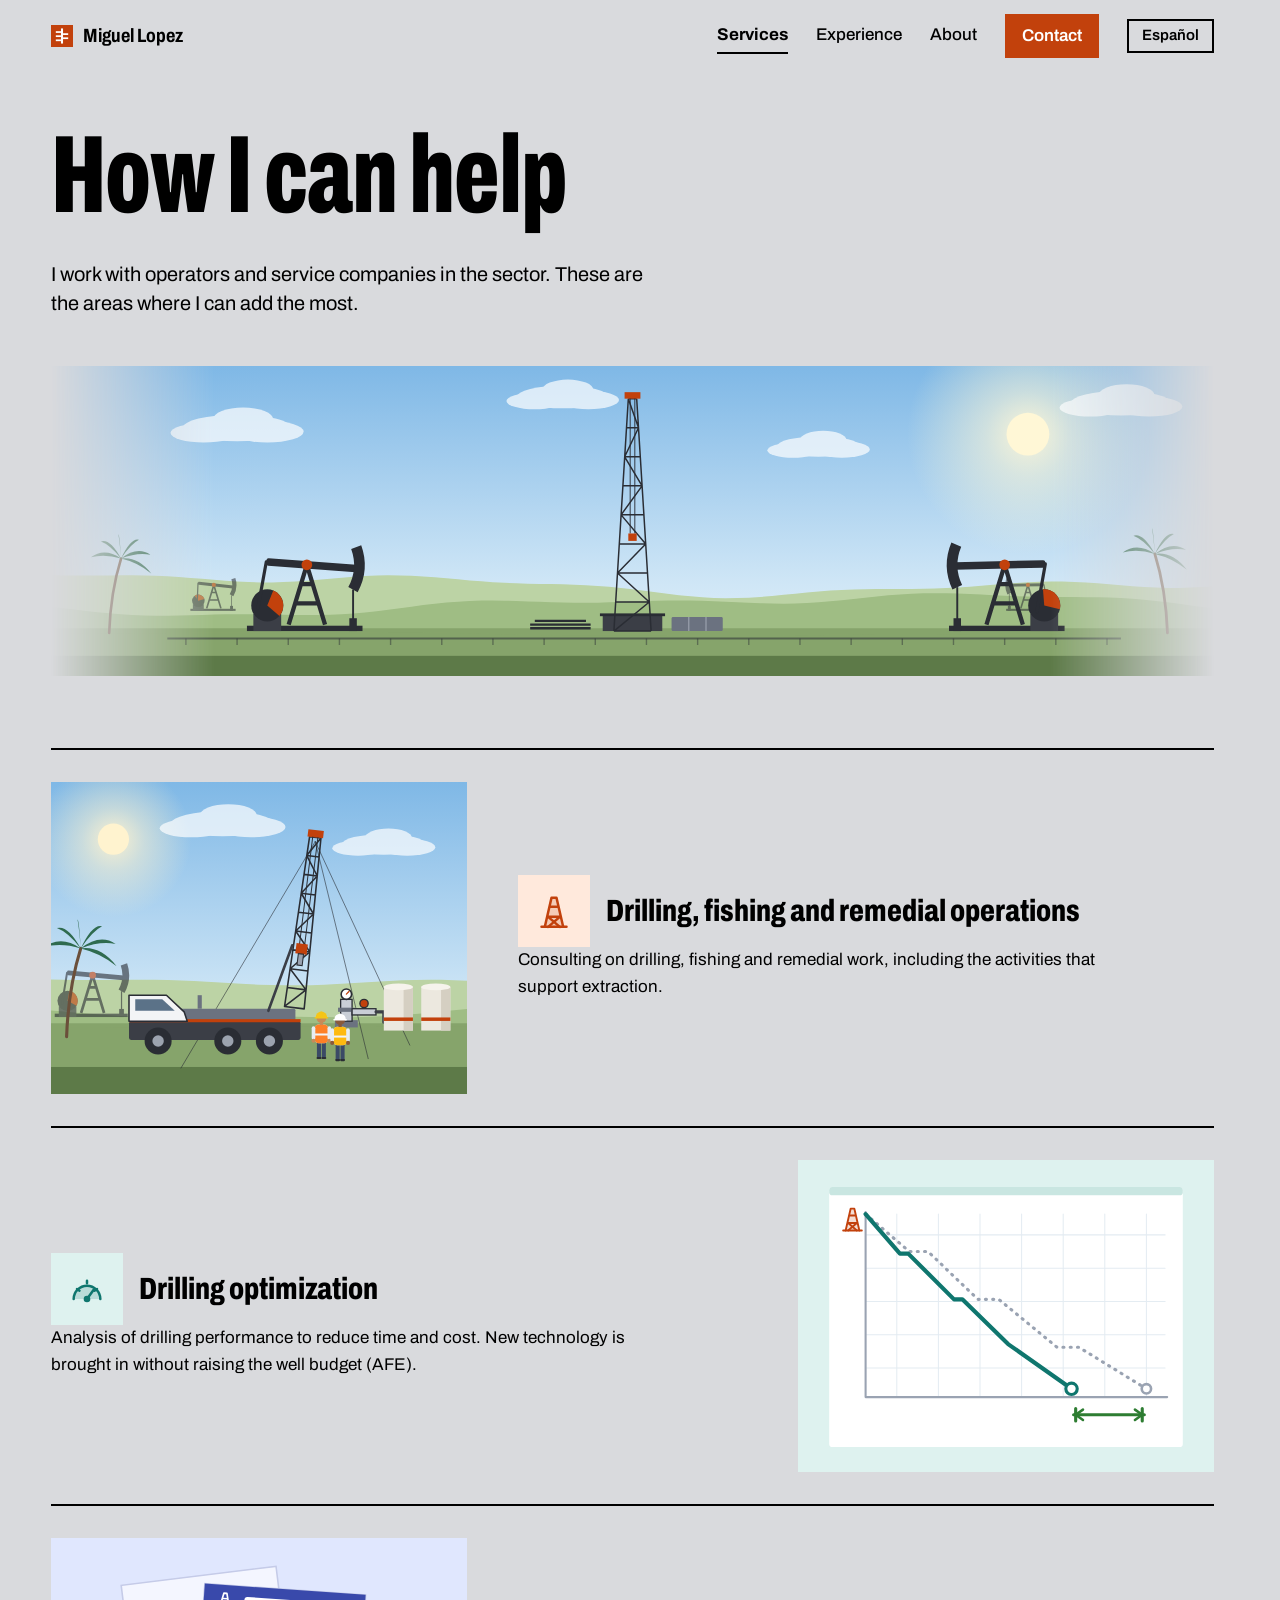
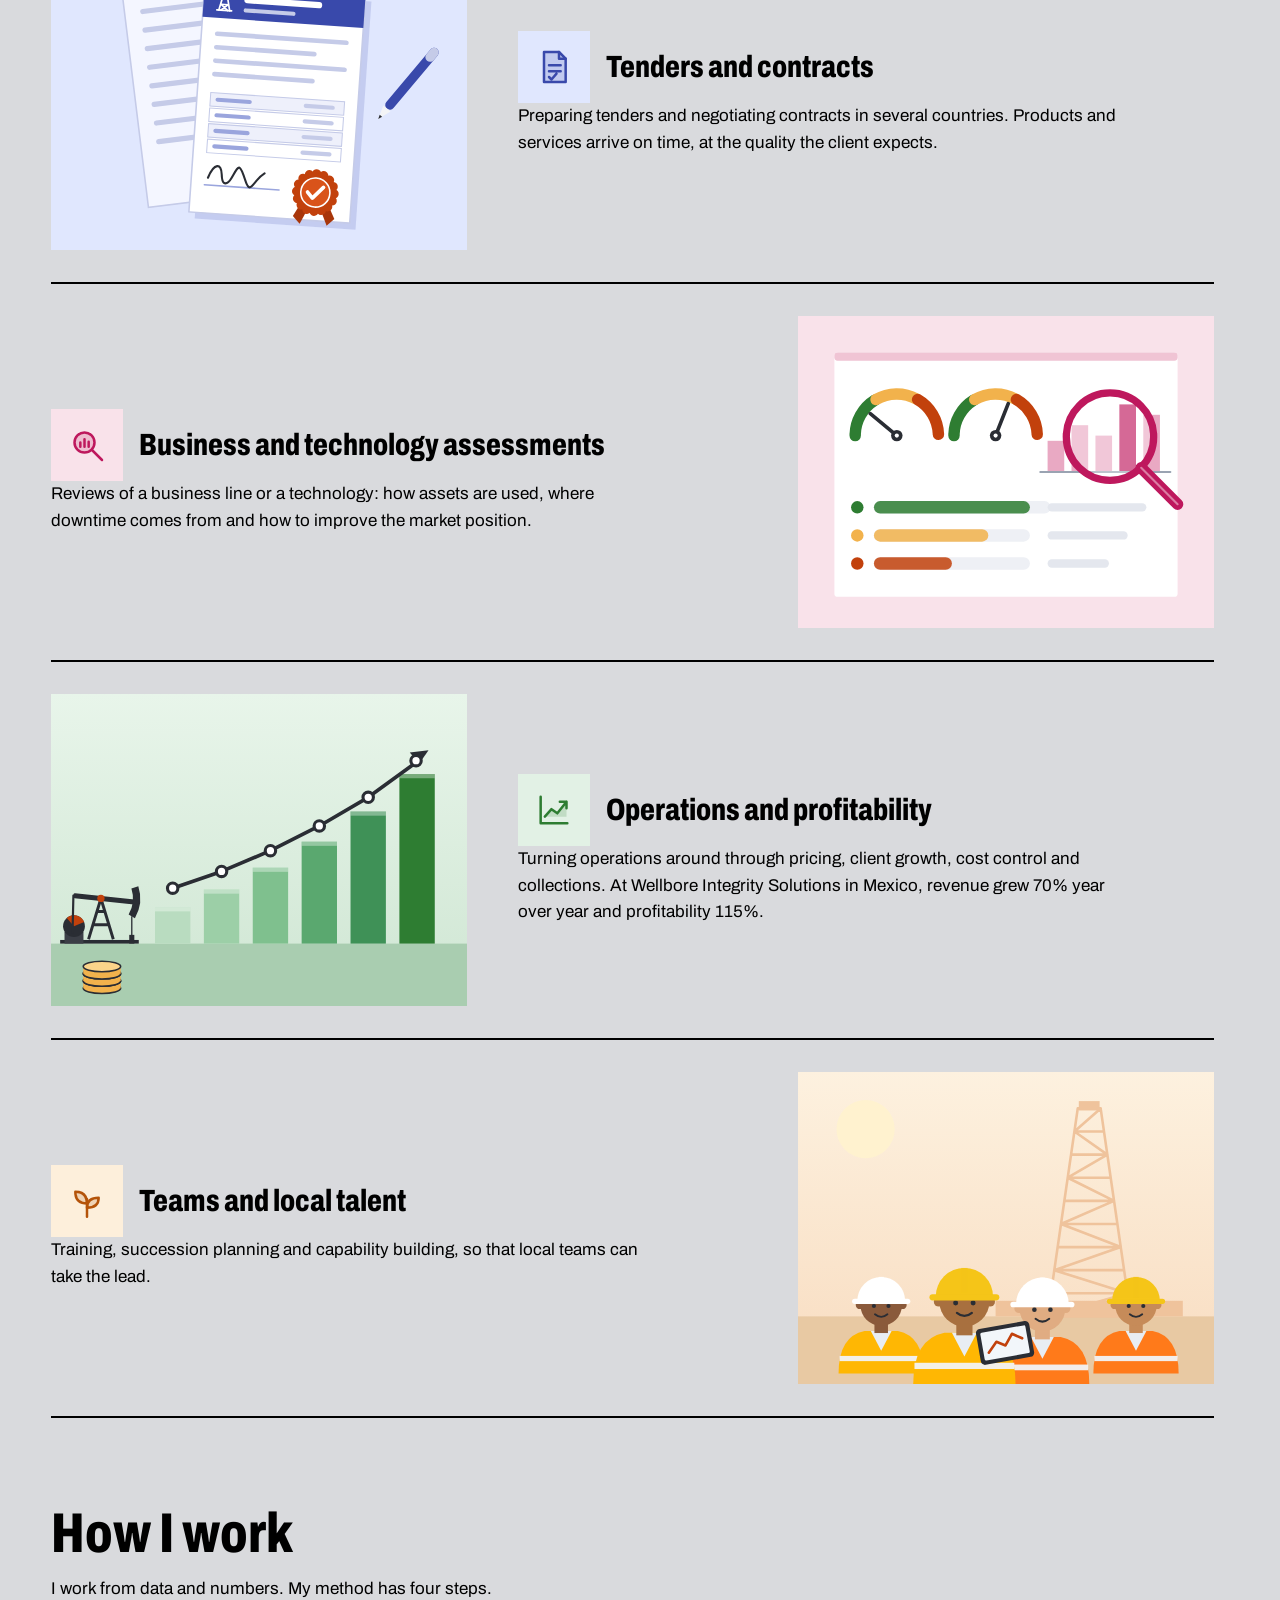
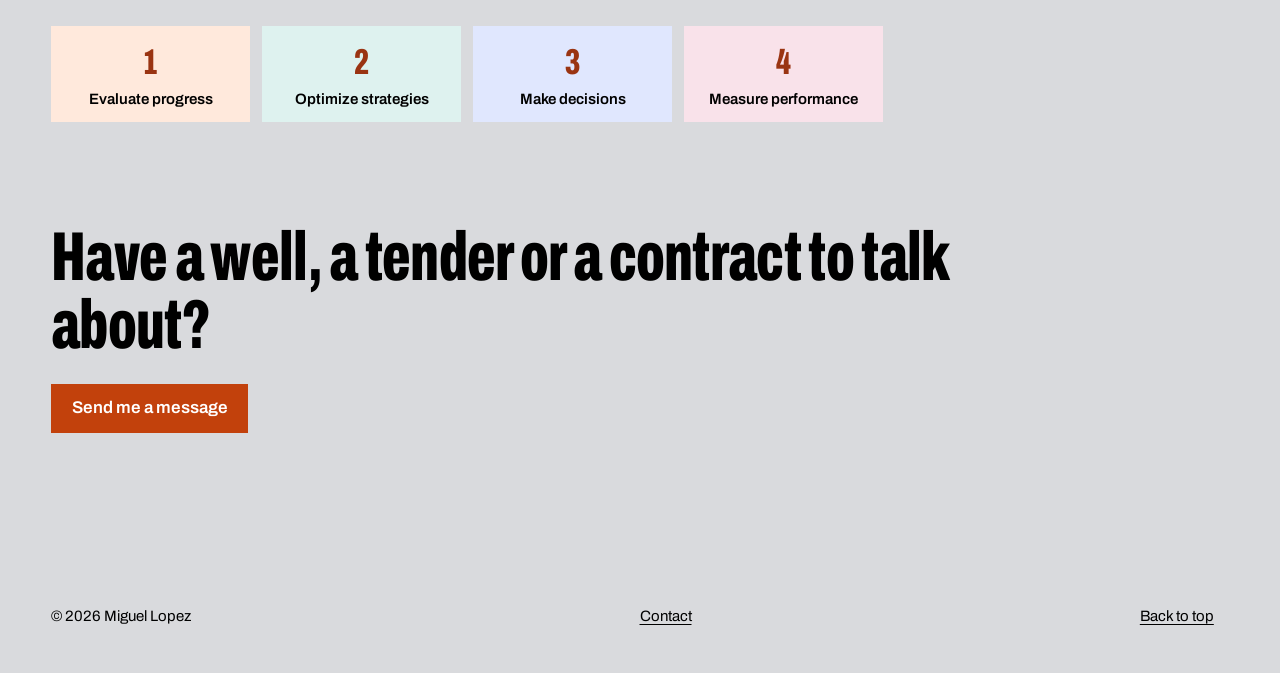
<file: services.html>
<!doctype html>
<html lang="en">
<head>
  <meta charset="utf-8">
  <meta name="viewport" content="width=device-width, initial-scale=1">
  <meta name="robots" content="noindex, nofollow, noarchive">
  <title data-i18n="services.title">Services | Miguel Lopez</title>
  <meta name="description" content="Consulting on drilling, remedial operations, optimization, tenders, contracts, business assessments and team development." data-i18n-attr="content:services.desc">
  <meta name="theme-color" content="#d9dadd">
  <meta property="og:type" content="website">
  <meta property="og:title" content="Services | Miguel Lopez" data-i18n-attr="content:services.ogtitle">
  <meta property="og:description" content="Consulting on drilling, remedial operations, optimization, tenders, contracts, business assessments and team development." data-i18n-attr="content:services.desc">
  <link rel="icon" href="favicon.svg" type="image/svg+xml">
  <link rel="preconnect" href="https://fonts.googleapis.com">
  <link rel="preconnect" href="https://fonts.gstatic.com" crossorigin>
  <link rel="stylesheet" href="https://fonts.googleapis.com/css2?family=Archivo:wdth,wght@62..125,100..900&display=swap">
  <link rel="stylesheet" href="css/styles.css?v=20261123f">
</head>
<body id="top" data-page="services">
  <a class="skip-link" href="#main" data-i18n="skip">Skip to content</a>

  <header class="site-header">
    <div class="wrap">
      <a class="brand" href="index.html">
        <img src="favicon.svg" alt="" width="22" height="22">
        <span translate="no">Miguel Lopez</span>
      </a>
      <nav class="site-nav" aria-label="Main" data-i18n-attr="aria-label:nav.label">
        <ul class="nav-list">
          <li><a href="services.html" aria-current="page" data-i18n="nav.services">Services</a></li>
          <li><a href="experience.html" data-i18n="nav.experience">Experience</a></li>
          <li><a href="about.html" data-i18n="nav.about">About</a></li>
          <li><a class="nav-cta" href="contact.html" data-i18n="nav.contact">Contact</a></li>
          <li><button class="lang-btn" id="lang-toggle" type="button" lang="es">Español</button></li>
        </ul>
      </nav>
    </div>
  </header>

  <main id="main" class="page wrap">
    <h1 class="hero-title"><span data-i18n="services.h1">How I can help</span></h1>
    <p class="lede" data-i18n="services.17">I work with operators and service companies in the sector. These are the areas where I can add the most.</p>

    <div class="cover"><img src="assets/scenes/midday.svg" alt="" width="2500" height="667"></div>

    <ul class="services">
      <li class="service">
        <div class="service-art"><img src="assets/cards/svc-drilling.svg" alt="" width="800" height="600"></div>
        <div class="service-body">
          <div class="service-head">
            <span class="icon-box icon-box--big" style="--t: #ffe9dc"><img src="assets/icons/derrick.svg" alt="" width="40" height="40"></span>
            <h2 class="service-title" data-i18n="services.1">Drilling, fishing and remedial operations</h2>
          </div>
          <p class="service-text" data-i18n="services.2">Consulting on drilling, fishing and remedial work, including the activities that support extraction.</p>
        </div>
      </li>
      <li class="service">
        <div class="service-art"><img src="assets/cards/svc-optimize.svg" alt="" width="800" height="600"></div>
        <div class="service-body">
          <div class="service-head">
            <span class="icon-box icon-box--big" style="--t: #def2ef"><img src="assets/icons/gauge.svg" alt="" width="40" height="40"></span>
            <h2 class="service-title" data-i18n="services.3">Drilling optimization</h2>
          </div>
          <p class="service-text" data-i18n="services.4">Analysis of drilling performance to reduce time and cost. New technology is brought in without raising the well budget (AFE).</p>
        </div>
      </li>
      <li class="service">
        <div class="service-art"><img src="assets/cards/svc-tender.svg" alt="" width="800" height="600"></div>
        <div class="service-body">
          <div class="service-head">
            <span class="icon-box icon-box--big" style="--t: #e0e7fe"><img src="assets/icons/contract.svg" alt="" width="40" height="40"></span>
            <h2 class="service-title" data-i18n="services.5">Tenders and contracts</h2>
          </div>
          <p class="service-text" data-i18n="services.6">Preparing tenders and negotiating contracts in several countries. Products and services arrive on time, at the quality the client expects.</p>
        </div>
      </li>
      <li class="service">
        <div class="service-art"><img src="assets/cards/svc-assess.svg" alt="" width="800" height="600"></div>
        <div class="service-body">
          <div class="service-head">
            <span class="icon-box icon-box--big" style="--t: #f9e2ea"><img src="assets/icons/magnifier.svg" alt="" width="40" height="40"></span>
            <h2 class="service-title" data-i18n="services.7">Business and technology assessments</h2>
          </div>
          <p class="service-text" data-i18n="services.8">Reviews of a business line or a technology: how assets are used, where downtime comes from and how to improve the market position.</p>
        </div>
      </li>
      <li class="service">
        <div class="service-art"><img src="assets/cards/svc-profit.svg" alt="" width="800" height="600"></div>
        <div class="service-body">
          <div class="service-head">
            <span class="icon-box icon-box--big" style="--t: #e2f1e5"><img src="assets/icons/trend.svg" alt="" width="40" height="40"></span>
            <h2 class="service-title" data-i18n="services.9">Operations and profitability</h2>
          </div>
          <p class="service-text" data-i18n-html="services.10">Turning operations around through pricing, client growth, cost control and collections. At <span translate="no">Wellbore Integrity Solutions</span> in Mexico, revenue grew 70% year over year and profitability 115%.</p>
        </div>
      </li>
      <li class="service">
        <div class="service-art"><img src="assets/cards/svc-team.svg" alt="" width="800" height="600"></div>
        <div class="service-body">
          <div class="service-head">
            <span class="icon-box icon-box--big" style="--t: #fdefdb"><img src="assets/icons/sprout.svg" alt="" width="40" height="40"></span>
            <h2 class="service-title" data-i18n="services.11">Teams and local talent</h2>
          </div>
          <p class="service-text" data-i18n="services.12">Training, succession planning and capability building, so that local teams can take the lead.</p>
        </div>
      </li>
    </ul>

    <section class="row method" aria-labelledby="method-title">
      <h2 class="row-title" data-i18n="services.18" id="method-title">How I work</h2>
      <p class="row-text" data-i18n="services.19">I work from data and numbers. My method has four steps.</p>
      <ol class="tiles tiles--steps">
        <li class="tile" style="--t: #ffe9dc"><b class="step-no" aria-hidden="true">1</b><span data-i18n="services.13">Evaluate progress</span></li>
        <li class="tile" style="--t: #def2ef"><b class="step-no" aria-hidden="true">2</b><span data-i18n="services.14">Optimize strategies</span></li>
        <li class="tile" style="--t: #e0e7fe"><b class="step-no" aria-hidden="true">3</b><span data-i18n="services.15">Make decisions</span></li>
        <li class="tile" style="--t: #f9e2ea"><b class="step-no" aria-hidden="true">4</b><span data-i18n="services.16">Measure performance</span></li>
      </ol>
    </section>

    <section class="closing" aria-labelledby="closing-title">
      <h2 class="closing-title" data-i18n="closing.title" id="closing-title">Have a well, a tender or a contract to talk about?</h2>
      <p class="closing-action"><a class="btn" href="contact.html" data-i18n="closing.btn">Send me a message</a></p>
    </section>
  </main>

  <footer class="site-footer">
    <div class="wrap">
      <p>&copy; <span data-year>2026</span> <span translate="no">Miguel Lopez</span></p>
      <ul class="footer-links">
        <li><a href="contact.html" data-i18n="foot.contact">Contact</a></li>
      </ul>
      <a href="#top" data-i18n="foot.top">Back to top</a>
    </div>
  </footer>

  <script src="js/i18n.js?v=20261123f"></script>
  <script src="js/site.js?v=20261123f"></script>
</body>
</html>
</file>
<file: css/styles.css>
/* ==========================================================================
   Miguel Lopez: consulting site
   The page is a pasteboard with white panels on it. The distinctive pieces are the career
   strip and log (a drilling log where every company is a layer, as wide or as tall as the years
   spent there) and the drawn oil-field scenes, in the same layout as the portfolio site.
   ========================================================================== */

/* ---------- Tokens ---------- */
:root {
  --pasteboard: #d9dadd;
  --artboard: #ffffff;
  --ink: #000000;
  --ink-soft: #44464b;
  --accent: #c2410c;        /* safety orange: white text on it is 5.2:1 */
  --accent-deep: #9a3412;   /* white text 7.3:1, and readable as text on the grey */
  --error: #a3001b;

  --font: "Archivo", "Bahnschrift", "Helvetica Neue", Arial, system-ui, sans-serif;

  --gutter: clamp(16px, 4vw, 56px);
  --gap: clamp(20px, 2.6vw, 40px);
  --max: 1360px;

  --step--1: 0.8125rem;
  --step-0: 1.0625rem;
  --step-1: 1.25rem;
  --step-2: clamp(1.5rem, 2.4vw, 2rem);
  --step-closing: clamp(2.1rem, 5.4vw, 4.4rem);
  --step-hero: clamp(2.7rem, 8.6vw, 8.5rem);
}

/* ---------- Base ---------- */
*,
*::before,
*::after { box-sizing: border-box; }

html {
  background: var(--pasteboard);
  -webkit-text-size-adjust: 100%;
  scroll-padding-top: 5rem;
  scrollbar-gutter: stable;
}

@media (prefers-reduced-motion: no-preference) {
  html { scroll-behavior: smooth; }
}

body {
  margin: 0;
  font-family: var(--font);
  font-size: var(--step-0);
  line-height: 1.55;
  color: var(--ink);
  background: var(--pasteboard);
  -webkit-font-smoothing: antialiased;
}

h1, h2, h3, p, ul, ol, dl, dd, figure { margin: 0; }
ul[class], ol[class] { list-style: none; padding: 0; }
button { font: inherit; color: inherit; }

a {
  color: inherit;
  text-underline-offset: 0.18em;
  text-decoration-thickness: 0.08em;
}
a:hover { text-decoration-thickness: 0.16em; }

[hidden] { display: none !important; }

:focus-visible {
  outline: 3px solid var(--accent-deep);
  outline-offset: 3px;
}

.visually-hidden {
  position: absolute;
  width: 1px; height: 1px;
  margin: -1px; padding: 0;
  overflow: hidden;
  clip: rect(0 0 0 0);
  white-space: nowrap;
  border: 0;
}

.skip-link {
  position: absolute;
  left: var(--gutter);
  top: -4rem;
  z-index: 100;
  padding: 0.6rem 1rem;
  background: var(--ink);
  color: #fff;
}
.skip-link:focus { top: 0.75rem; }

.wrap {
  width: 100%;
  max-width: var(--max);
  margin-inline: auto;
  padding-inline: var(--gutter);
}

.page { padding-block: clamp(1.5rem, 4vw, 3.5rem) clamp(3rem, 7vw, 6rem); }

/* ---------- Header ---------- */
.site-header {
  position: sticky;
  top: 0;
  z-index: 20;
  background: var(--pasteboard);
}
.site-header .wrap {
  display: flex;
  flex-wrap: wrap;
  align-items: center;
  justify-content: space-between;
  gap: 0.5rem 2rem;
  padding-block: 0.9rem;
}

.brand {
  display: inline-flex;
  align-items: center;
  gap: 0.6rem;
  padding-block: 0.25rem;
  font-size: 1.2rem;
  font-weight: 700;
  font-stretch: 80%;
  text-decoration: none;
}

.nav-list {
  display: flex;
  flex-wrap: wrap;
  align-items: center;
  gap: 0.25rem 1.75rem;
}
.site-nav a {
  display: inline-block;
  padding: 0.25rem 0;
  border-bottom: 2px solid transparent;
  font-weight: 500;
  text-decoration: none;
}
.site-nav a:hover { border-bottom-color: var(--ink); }
.site-nav a[aria-current] { border-bottom-color: var(--ink); font-weight: 700; }
.site-nav a.nav-cta {
  padding: 0.4rem 0.95rem;
  border: 2px solid var(--accent);
  background: var(--accent);
  color: #fff;
  font-weight: 600;
}
.site-nav a.nav-cta:hover { background: var(--accent-deep); border-color: var(--accent-deep); }

.lang-btn {
  min-height: 2rem;
  padding: 0.2rem 0.8rem;
  border: 2px solid var(--ink);
  background: transparent;
  font-size: 0.9375rem;
  font-weight: 600;
  cursor: pointer;
}
.lang-btn:hover { background: var(--ink); color: #fff; }

@media (max-width: 560px) {
  .site-header { position: static; }
  .nav-list { gap: 0.25rem 0.85rem; }
  .site-nav a.nav-cta { padding: 0.35rem 0.75rem; }
}

/* ---------- Buttons ---------- */
.btn {
  display: inline-block;
  padding: 0.6rem 1.15rem;
  border: 2px solid var(--accent);
  background: var(--accent);
  color: #fff;
  font-weight: 600;
  text-decoration: none;
  cursor: pointer;
}
.btn:hover { background: var(--accent-deep); border-color: var(--accent-deep); text-decoration: none; }
.btn--quiet { background: transparent; color: var(--ink); border-color: var(--ink); }
.btn--quiet:hover { background: var(--ink); border-color: var(--ink); color: #fff; }

/* ---------- Headlines ---------- */
.hero { padding-block: clamp(1rem, 4vw, 3rem) 0; }

.hero-title {
  max-width: 13em;
  font-size: var(--step-hero);
  font-weight: 800;
  font-stretch: 62%;
  line-height: 0.95;
  letter-spacing: -0.01em;
  overflow-wrap: break-word;
}

.lede { max-width: 38rem; margin-top: 2rem; font-size: var(--step-1); line-height: 1.45; }
.hero-note { margin-top: 1rem; color: var(--ink-soft); }

/* ---------- Career strip (Home and Experience) ---------- */
.strip-wrap { margin-top: clamp(2rem, 5vw, 3.5rem); container-type: inline-size; }
.strip {
  display: flex;
  gap: 3px;
  height: 3.1rem;
}
.strip span {
  flex: var(--w) 1 0;
  min-width: 5px;
  display: flex;
  align-items: center;
  padding-inline: 0.6rem;
  overflow: hidden;
  color: #fff;
  font-size: var(--step--1);
  font-weight: 600;
  white-space: nowrap;
}
.strip b { font-weight: 600; }
.c1 { --c: var(--ink-soft); }
.c2 { --c: var(--accent); }
.strip span.c1, .strip span.c2 { background: var(--c); }
.strip-axis {
  display: flex;
  justify-content: space-between;
  margin-top: 0.4rem;
  font-size: var(--step--1);
  font-weight: 600;
  font-variant-numeric: tabular-nums;
}
@media (max-width: 640px) {
  .strip { height: 2.2rem; }
}
/* The names only fit when the strip is wide enough; the text around it lists the companies. */
@container (max-width: 40rem) {
  .strip b { display: none; }
}

/* ---------- Pictures, tiles and the rows on the home page ---------- */
.cover {
  aspect-ratio: 15 / 4;
  overflow: hidden;
  margin-top: clamp(1.5rem, 4vw, 3rem);
  -webkit-mask-image: linear-gradient(90deg, transparent 0, #000 14%, #000 86%, transparent 100%);
  mask-image: linear-gradient(90deg, transparent 0, #000 14%, #000 86%, transparent 100%);
}
.cover img { display: block; width: 100%; height: 100%; object-fit: cover; }
@media (max-width: 760px) {
  .cover {
    aspect-ratio: 2 / 1;
    -webkit-mask-image: linear-gradient(90deg, transparent 0, #000 8%, #000 92%, transparent 100%);
    mask-image: linear-gradient(90deg, transparent 0, #000 8%, #000 92%, transparent 100%);
  }
}

.icon-box {
  display: grid;
  place-items: center;
  flex: none;
  width: 3.5rem;
  height: 3.5rem;
  background: var(--t, #fff);
}
.icon-box img { width: 2rem; height: 2rem; }
.icon-box--big { width: 4.5rem; height: 4.5rem; }
.icon-box--big img { width: 2.5rem; height: 2.5rem; }

.tiles {
  display: grid;
  grid-template-columns: repeat(auto-fill, minmax(6.25rem, 1fr));
  gap: 0.75rem;
  max-width: 48rem;
  margin-top: 1.5rem;
}
.tile {
  display: flex;
  flex-direction: column;
  align-items: center;
  gap: 0.6rem;
  padding: 1.1rem 0.5rem 0.9rem;
  background: var(--t, #fff);
  font-size: 0.9375rem;
  font-weight: 600;
  line-height: 1.2;
  text-align: center;
}
.tile img { width: 2.5rem; height: 2.5rem; }
.tiles--3 { grid-template-columns: repeat(3, minmax(0, 1fr)); max-width: 24rem; }
.tiles--steps { grid-template-columns: repeat(auto-fit, minmax(9rem, 1fr)); max-width: 52rem; }
.step-no {
  font-size: 2.25rem;
  font-weight: 800;
  font-stretch: 62%;
  line-height: 1;
  color: var(--accent-deep);
}
@media (max-width: 560px) {
  .tiles { grid-template-columns: repeat(3, minmax(0, 1fr)); gap: 0.5rem; }
  .tiles--steps { grid-template-columns: repeat(2, minmax(0, 1fr)); }
  .tile { padding-inline: 0.25rem; font-size: 0.875rem; }
}

.rows { display: grid; gap: clamp(3rem, 7vw, 5.5rem); margin-top: clamp(3rem, 7vw, 5.5rem); }
.row-title {
  font-size: clamp(2rem, 4.4vw, 3.5rem);
  font-weight: 800;
  font-stretch: 75%;
  line-height: 1;
}
.row-text { max-width: 34rem; margin-top: 0.9rem; }
.row-foot { margin-top: 1.5rem; }
.row .strip-wrap { max-width: 48rem; margin-top: 1.5rem; }
.row--art {
  display: grid;
  grid-template-columns: minmax(0, 1.1fr) minmax(0, 1fr);
  gap: clamp(1.5rem, 4vw, 4rem);
  align-items: center;
}
.row-art { overflow: hidden; background: var(--artboard); }
.row-art img { display: block; width: 100%; height: auto; }
.row-art--map { background: none; text-align: center; }
.row-art--map img { max-width: 24rem; margin-inline: auto; }
@media (max-width: 900px) {
  .row--art { grid-template-columns: 1fr; }
  .row-art { max-width: 32rem; }
}
.method { margin-top: clamp(3rem, 7vw, 5.5rem); }

/* ---------- Services ---------- */
.services { margin-top: clamp(2.5rem, 6vw, 4.5rem); }
.service {
  display: grid;
  grid-template-columns: minmax(0, 26rem) minmax(0, 1fr);
  gap: 1.25rem clamp(1.5rem, 4vw, 4rem);
  align-items: center;
  padding-block: clamp(1.25rem, 2.6vw, 2rem);
  border-top: 2px solid var(--ink);
}
.service:nth-child(even) { grid-template-columns: minmax(0, 1fr) minmax(0, 26rem); }
.service:nth-child(even) .service-art { order: 2; }
.service-art { background: var(--artboard); overflow: hidden; }
.service-art img { display: block; width: 100%; height: auto; }
.service:last-child { border-bottom: 2px solid var(--ink); }
.service-title {
  font-size: var(--step-2);
  font-weight: 800;
  font-stretch: 75%;
  line-height: 1.05;
}
.service-head { display: flex; align-items: center; gap: 1rem; }
.service-text { max-width: 38rem; }
@media (max-width: 760px) {
  .service, .service:nth-child(even) { grid-template-columns: 1fr; }
  .service:nth-child(even) .service-art { order: 0; }
  .service-art { max-width: 28rem; }
}

/* ---------- Career log (Experience) ---------- */
ol.log {
  margin-top: clamp(2rem, 5vw, 3.5rem);
  padding: clamp(1.25rem, 3vw, 2.5rem);
  background: var(--artboard);
}
.log-item {
  display: grid;
  grid-template-columns: 8.5rem 14px minmax(0, 1fr);
  column-gap: clamp(1rem, 3vw, 2.5rem);
  padding-bottom: clamp(1.5rem, 3vw, 2.5rem);
}
.log-item + .log-item { padding-top: 0; }
.log-item:last-child { padding-bottom: 0; }
.log-years {
  font-weight: 700;
  font-variant-numeric: tabular-nums;
  line-height: 1.3;
  padding-top: 0.15rem;
}
.log-rail { background: var(--c); }
.log-head { display: flex; align-items: center; gap: 0.9rem; }
.log-head .icon-box { width: 3rem; height: 3rem; }
.log-head .icon-box img { width: 1.75rem; height: 1.75rem; }
.log-company {
  font-size: var(--step-2);
  font-weight: 800;
  font-stretch: 75%;
  line-height: 1.05;
}
.log-place { margin-top: 0.15rem; color: var(--ink-soft); }
.log-roles { margin-block: 0.6rem 0.75rem; }
.log-roles li { padding-block: 0.1rem; }
.log-role { font-weight: 600; }
.log-role-years { color: var(--ink-soft); font-variant-numeric: tabular-nums; }
.log-body {
  display: grid;
  grid-template-columns: minmax(0, 1fr) minmax(0, 21rem);
  grid-template-areas: "head art" "main art";
  grid-template-rows: auto 1fr;
  column-gap: clamp(1rem, 3vw, 2.5rem);
  align-items: start;
}
.log-head { grid-area: head; }
.log-main { grid-area: main; }
.log-art { grid-area: art; background: #fff; overflow: hidden; }
.log-art img { display: block; width: 100%; height: auto; }
.log-body p { max-width: 42rem; }
.log-body p + p { margin-top: 0.7rem; }
@media (max-width: 960px) {
  .log-body { grid-template-columns: minmax(0, 1fr); grid-template-areas: "head" "art" "main"; grid-template-rows: none; }
  .log-art { max-width: 24rem; margin-block: 0.9rem 0.6rem; }
}
@media (max-width: 700px) {
  .log-item { grid-template-columns: 10px minmax(0, 1fr); column-gap: 1rem; }
  .log-rail { grid-column: 1; grid-row: 1 / span 2; }
  .log-years { grid-column: 2; grid-row: 1; padding-top: 0; }
  .log-body { grid-column: 2; grid-row: 2; }
}

/* The map of the Americas: on the Experience page and in the About card */
.exp-top {
  display: grid;
  grid-template-columns: minmax(0, 1.6fr) minmax(0, 1fr);
  gap: clamp(1.5rem, 4vw, 4rem);
  align-items: center;
}
.exp-text .strip-wrap { margin-top: clamp(1.5rem, 3vw, 2.5rem); }
.map { background: var(--artboard); padding: 0.75rem 0.75rem 1rem; }
.map img { display: block; width: 100%; height: auto; }
.map figcaption { margin-top: 0.6rem; font-size: 0.875rem; line-height: 1.4; color: var(--ink-soft); }
@media (max-width: 860px) {
  .exp-top { grid-template-columns: 1fr; }
  .map { max-width: 26rem; }
}

/* ---------- About: the profile card ---------- */
.profile {
  --pad: clamp(1.25rem, 3.5vw, 3rem);
  --photo: clamp(7.5rem, 14vw, 11.5rem);
  background: var(--artboard);
  padding-bottom: clamp(1.25rem, 3vw, 2.5rem);
}
.profile-cover { margin-top: 0; }
.profile-head { padding-inline: var(--pad); }
.profile-photo {
  display: block;
  position: relative;
  width: var(--photo);
  height: var(--photo);
  margin-top: calc(var(--photo) / -2);
  border: 6px solid var(--artboard);
  border-radius: 50%;
  background: var(--artboard);
  box-shadow: 0 0 0 1px rgba(0, 0, 0, 0.12);
  object-fit: cover;
}
.profile-name {
  margin-top: 1rem;
  font-size: clamp(2.1rem, 5vw, 3.75rem);
  font-weight: 800;
  font-stretch: 62%;
  line-height: 1;
  letter-spacing: -0.01em;
}
.profile-place { margin-top: 0.5rem; color: var(--ink-soft); }
.profile-lede { max-width: 44rem; margin-top: 1.25rem; font-size: var(--step-1); line-height: 1.45; }
.profile-body {
  display: grid;
  grid-template-columns: minmax(0, 1.4fr) minmax(0, 1fr);
  gap: clamp(2rem, 5vw, 5rem);
  margin: clamp(1.5rem, 3vw, 2.5rem) var(--pad) 0;
  padding-top: clamp(1.5rem, 3vw, 2.5rem);
  border-top: 1px solid rgba(0, 0, 0, 0.14);
}
.profile-section h2 {
  margin-bottom: 1rem;
  font-size: var(--step-2);
  font-weight: 800;
  font-stretch: 75%;
  line-height: 1.05;
}
.profile-section h2.profile-h2--next { margin-top: clamp(2rem, 4vw, 3rem); }
.profile-story p { max-width: 40rem; font-size: 1.125rem; line-height: 1.6; }
.profile-story p + p { margin-top: 1rem; }
.strengths { max-width: 40rem; margin-top: 1.25rem; }
.strength {
  display: grid;
  grid-template-columns: 3.5rem minmax(0, 1fr);
  gap: 1rem;
  padding-block: 1rem;
  border-top: 1px solid rgba(0, 0, 0, 0.14);
}
.strength-title { font-size: 1.125rem; font-weight: 700; line-height: 1.2; }
.strength p { margin-top: 0.25rem; font-size: 1.0625rem; line-height: 1.5; }
.profile-side { display: grid; align-content: start; gap: clamp(2rem, 4vw, 3rem); }
.glance { display: grid; grid-template-columns: repeat(2, minmax(0, 1fr)); gap: 0.75rem; }
.fact { display: grid; align-content: start; gap: 0.3rem; padding: 1rem; background: var(--t); }
.fact dt { display: grid; gap: 0.5rem; font-size: 0.8125rem; font-weight: 700; color: var(--ink-soft); }
.fact dt img { width: 2.25rem; height: 2.25rem; }
.fact dd { font-size: 0.9375rem; font-weight: 600; line-height: 1.3; }
.profile .map { padding: 0; background: none; }
@media (max-width: 900px) {
  .profile-body { grid-template-columns: 1fr; }
}
@media (max-width: 480px) {
  .glance { grid-template-columns: 1fr; }
}

/* ---------- Contact ---------- */
.contact-grid {
  display: grid;
  grid-template-columns: minmax(0, 5fr) minmax(0, 7fr);
  gap: clamp(1.5rem, 4vw, 4rem);
  margin-top: clamp(1rem, 3vw, 2rem);
}
.contact-intro .lede { margin-top: 0; }
.contact-art { aspect-ratio: 4 / 3; margin-top: 2rem; overflow: hidden; }
.contact-art img { display: block; width: 100%; height: 100%; object-fit: cover; }
@media (max-width: 860px) {
  .contact-art { aspect-ratio: 2 / 1; }
}
@media (max-width: 860px) {
  .contact-grid { grid-template-columns: 1fr; }
}
.form {
  display: grid;
  gap: 1.1rem;
  padding: clamp(1.25rem, 3vw, 2rem);
  background: var(--artboard);
}
.field { display: grid; gap: 0.4rem; }
.field label { font-weight: 600; }
.field input,
.field textarea {
  width: 100%;
  padding: 0.65rem 0.8rem;
  border: 2px solid var(--ink);
  border-radius: 0;
  background: #fff;
  font: inherit;
  color: var(--ink);
}
.field textarea { min-height: 9rem; resize: vertical; }
.field input:focus-visible,
.field textarea:focus-visible { border-color: var(--accent-deep); outline-offset: 0; }
.field-note { color: var(--ink-soft); font-size: 0.9375rem; }
.form .btn { justify-self: start; }
.form .btn:disabled { opacity: 0.6; cursor: wait; }
.form-status { min-height: 1.5em; }
.form-status[data-state="success"] { font-weight: 600; }
.form-status[data-state="error"] { color: var(--error); font-weight: 600; }

/* ---------- Closing band ---------- */
.closing { padding-block: clamp(3.5rem, 8vw, 7rem) 0; }
.closing-title {
  max-width: 14em;
  font-size: var(--step-closing);
  font-weight: 800;
  font-stretch: 62%;
  line-height: 0.98;
  letter-spacing: -0.01em;
}
.closing-sub { max-width: 34rem; margin-top: 1rem; font-size: var(--step-1); line-height: 1.45; }
.closing-action { margin-top: 1.5rem; }

/* ---------- Footer ---------- */
.site-footer { padding-block: clamp(3rem, 6vw, 5rem) 2.5rem; font-size: 0.9375rem; }
.site-footer .wrap {
  display: flex;
  flex-wrap: wrap;
  justify-content: space-between;
  align-items: center;
  gap: 0.75rem 2rem;
}
.footer-links { display: flex; flex-wrap: wrap; gap: 0.25rem 1.5rem; }
.site-footer a { display: inline-block; padding-block: 0.3rem; }

/* ---------- 404 ---------- */
.lost { padding-block: clamp(2rem, 8vw, 6rem); }
.lede--after { margin-top: 1.5rem; }
.actions { display: flex; flex-wrap: wrap; gap: 0.75rem; margin-top: 2rem; }
</file>
